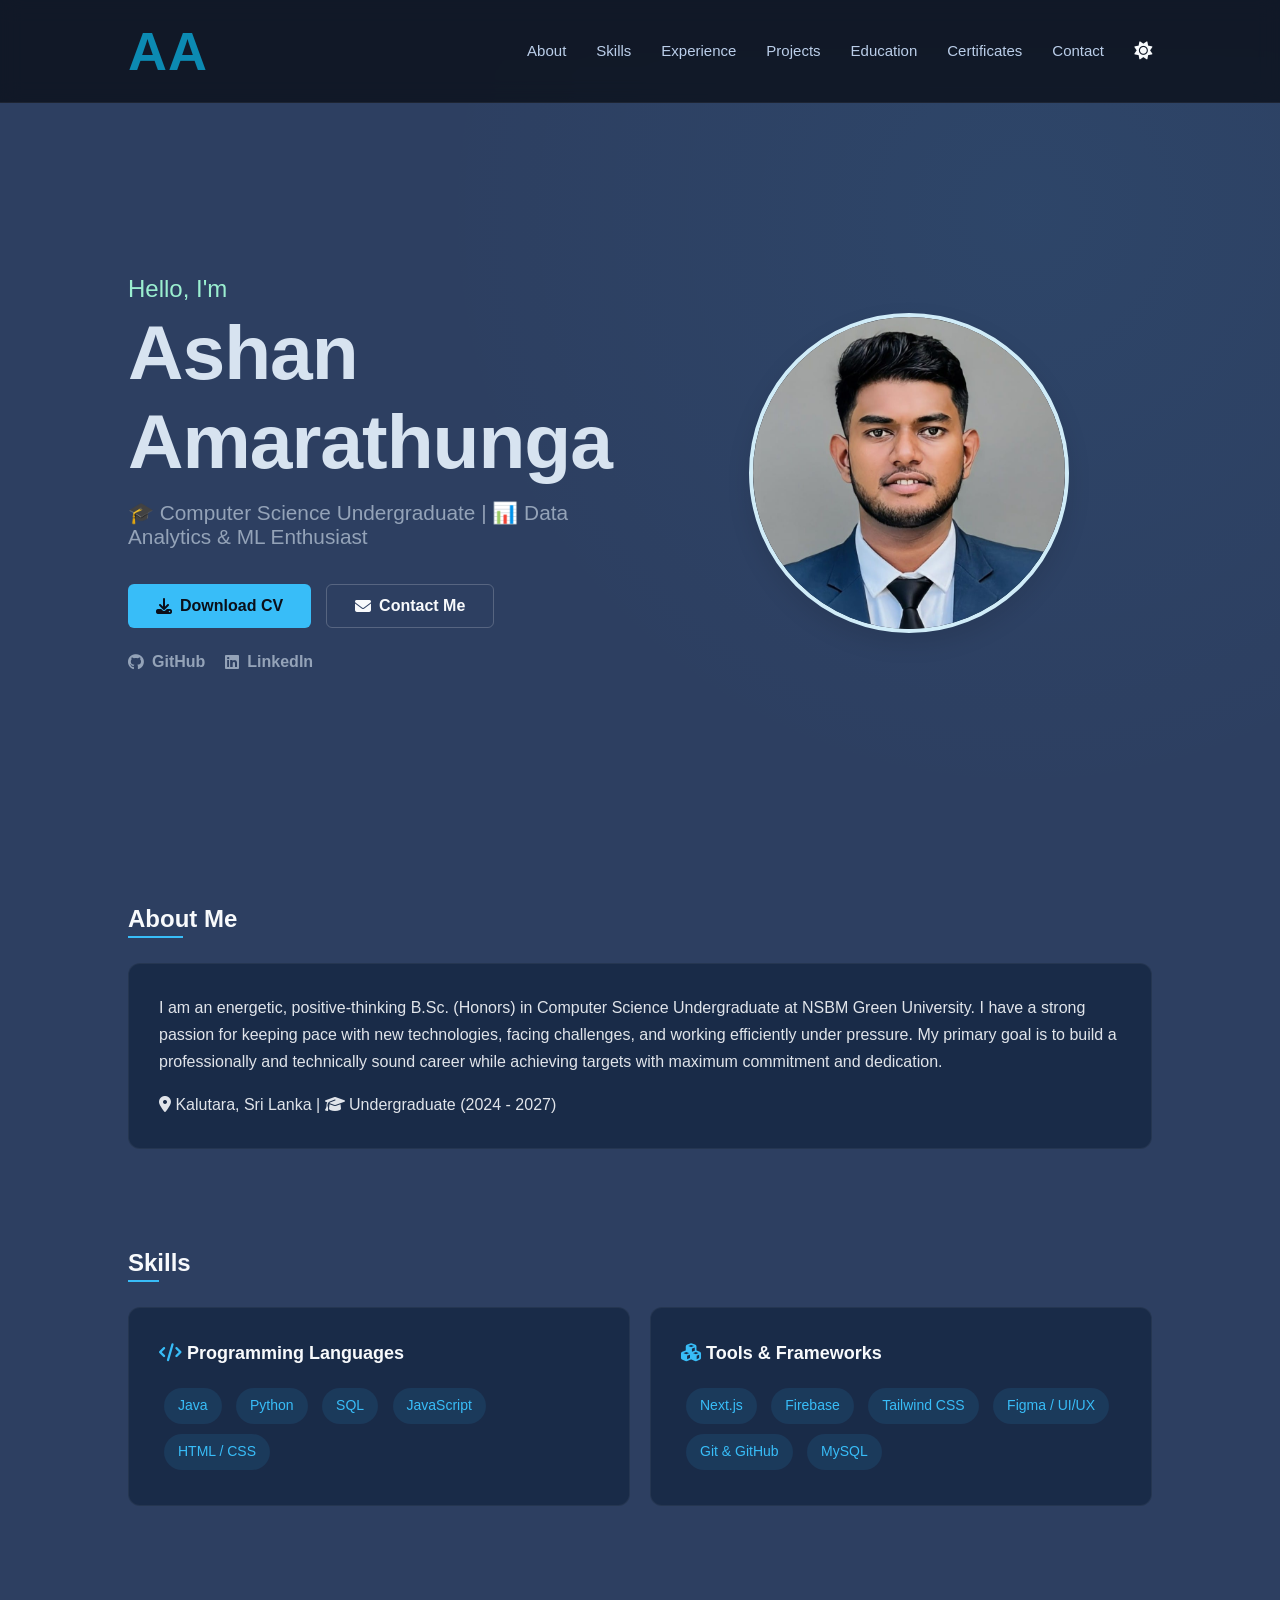
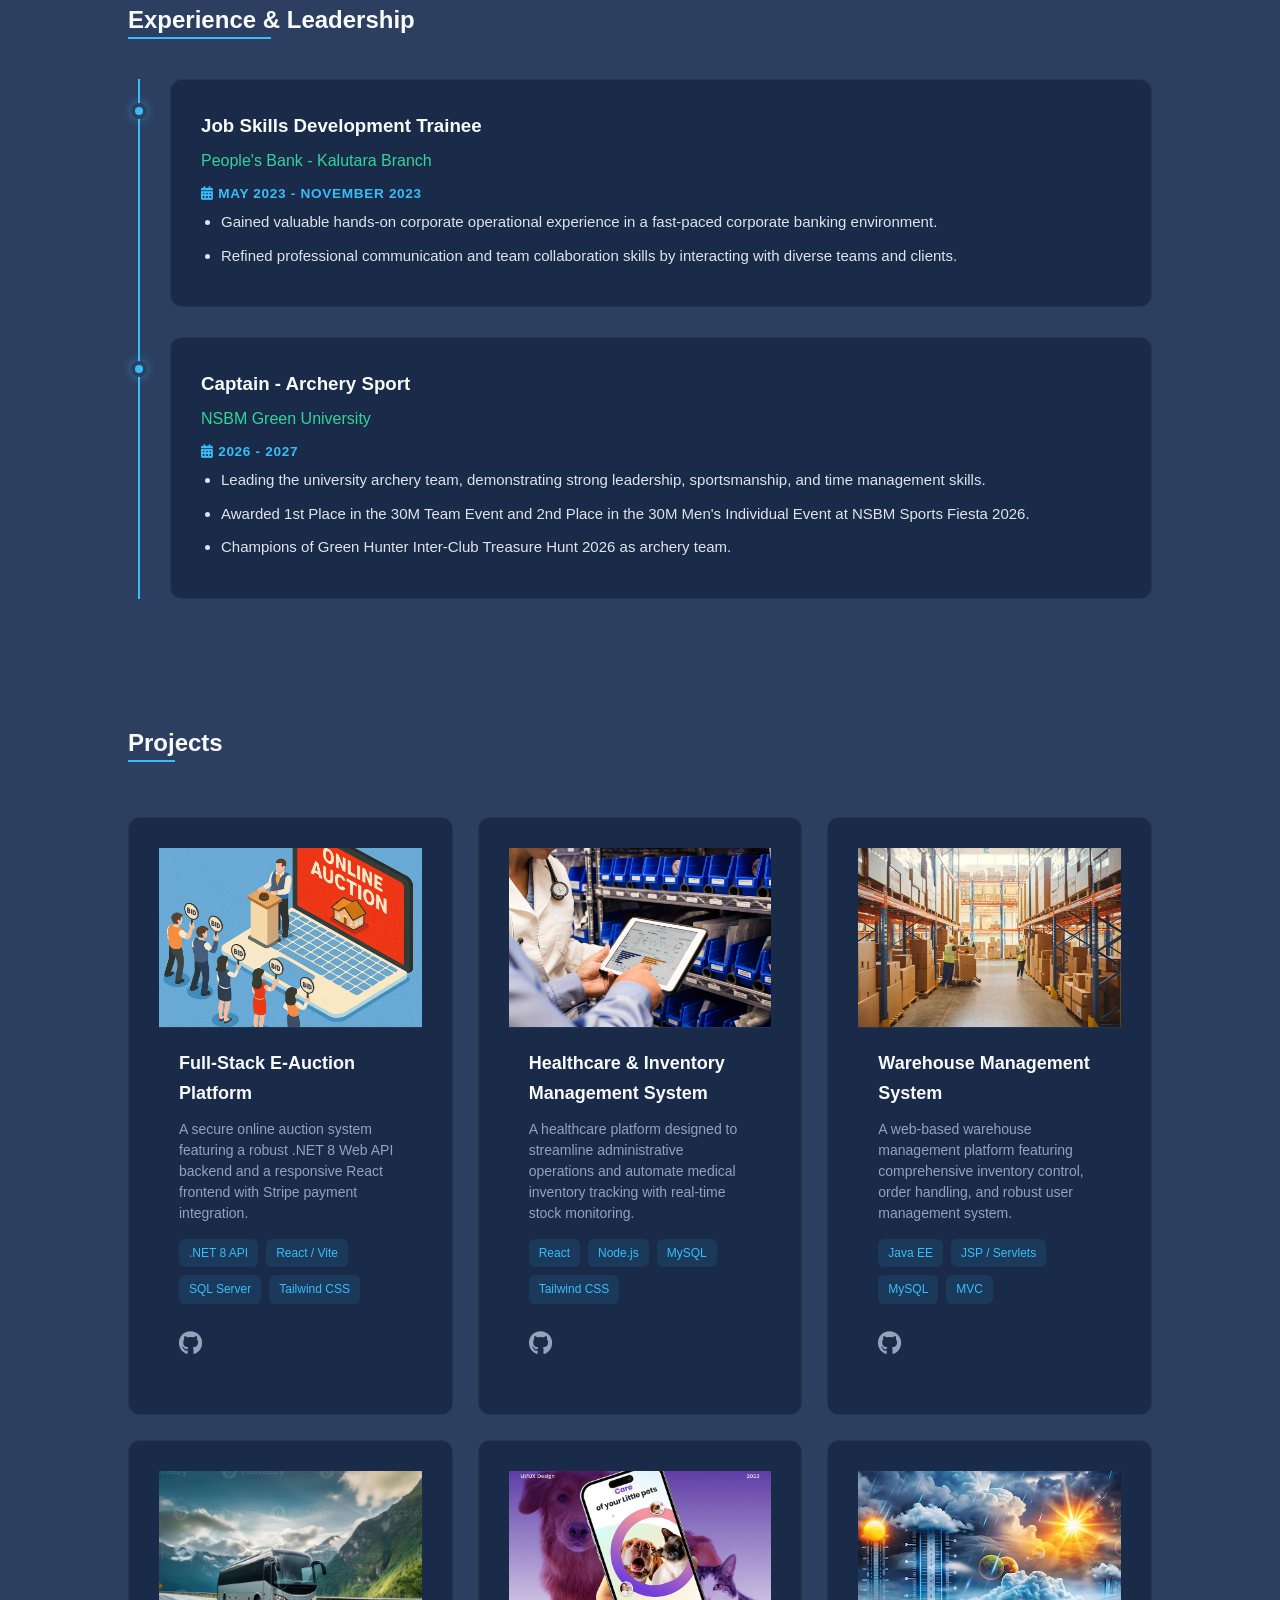
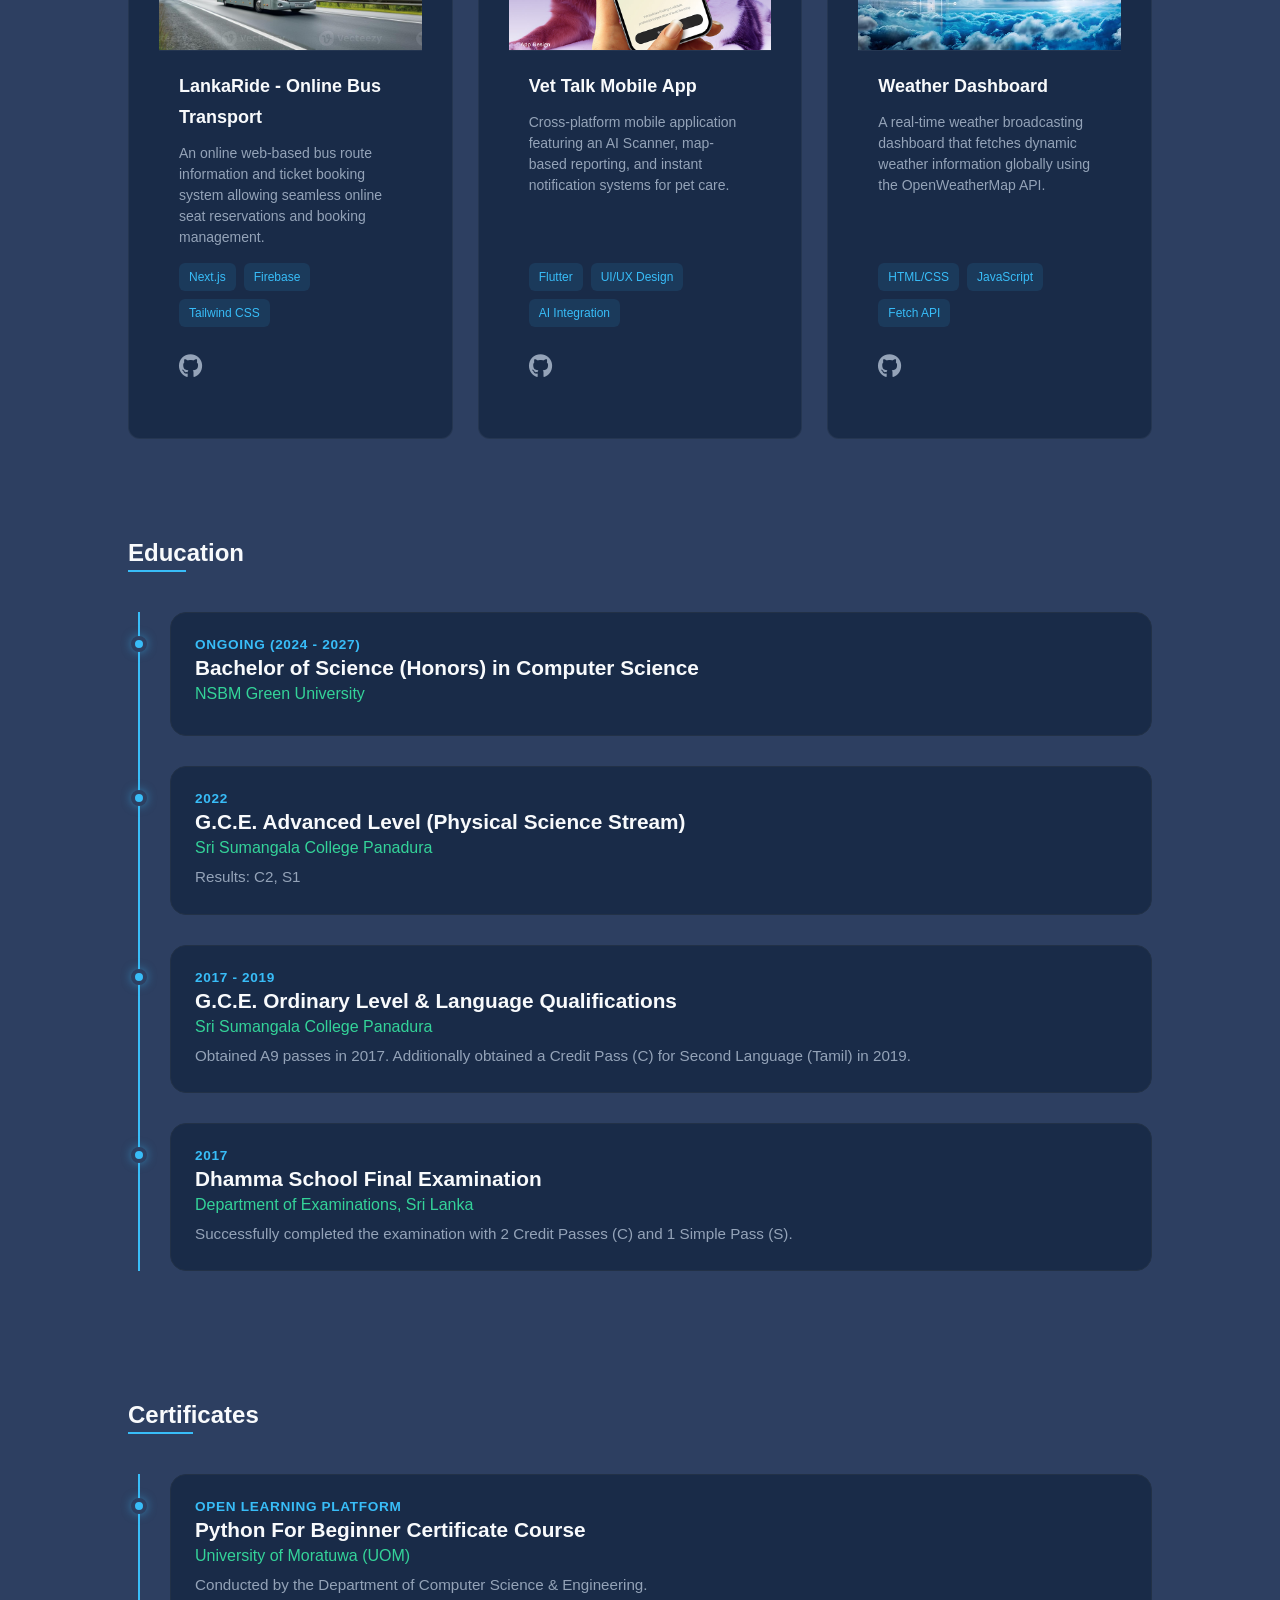
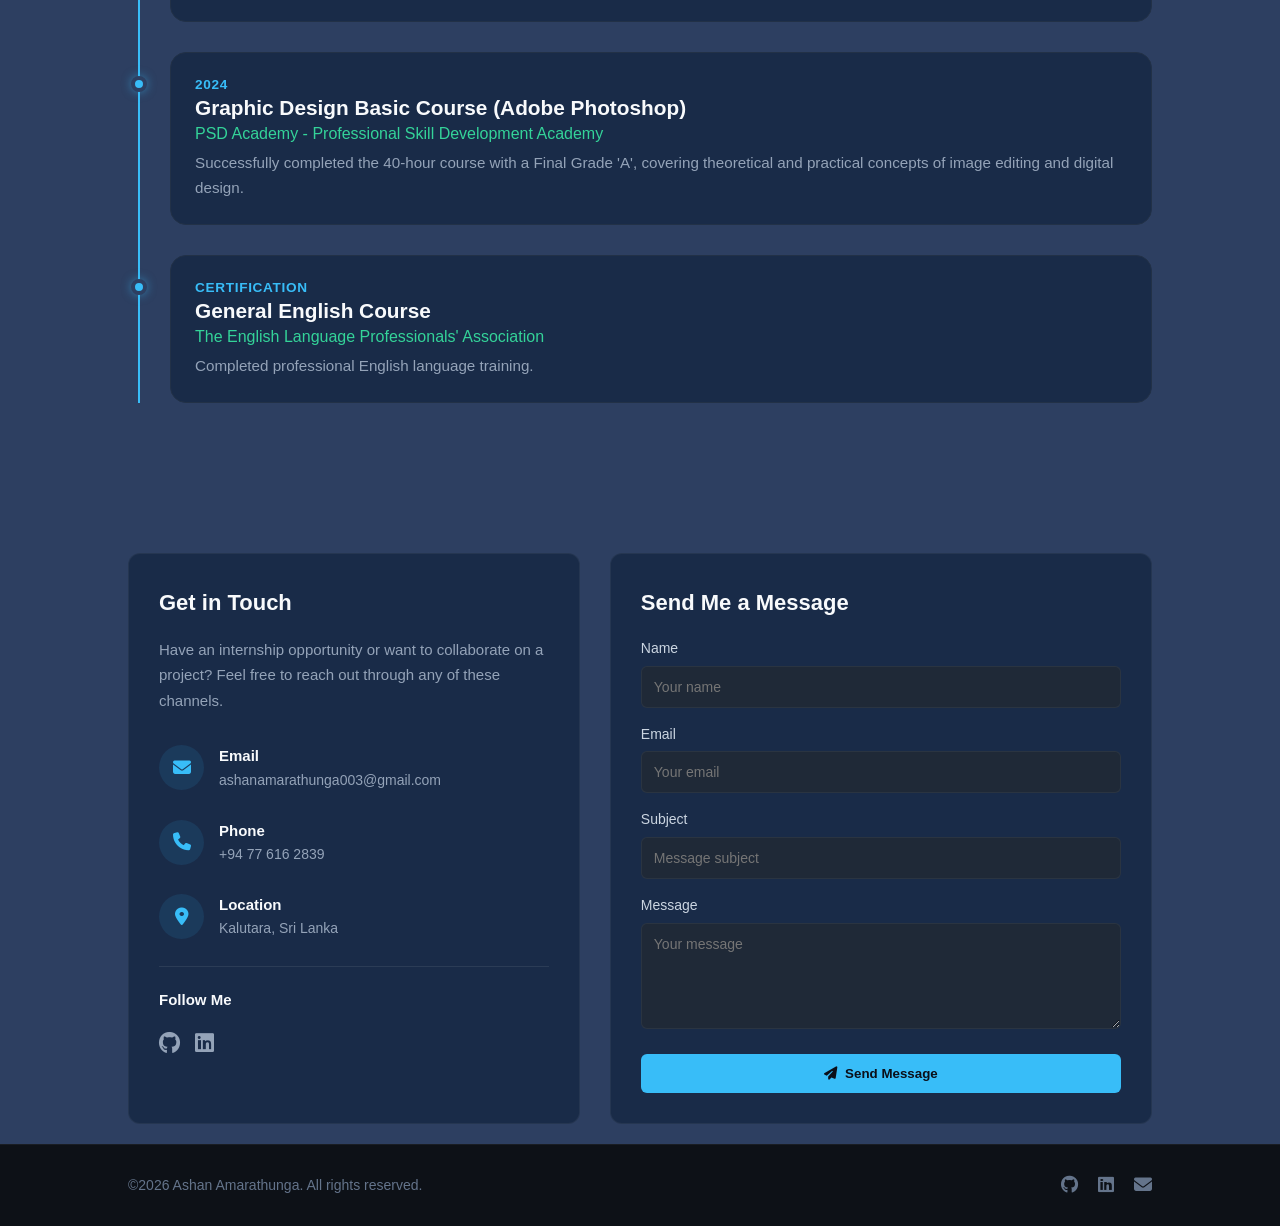
<file: index.html>
<!DOCTYPE html>
<html lang="en">
<head>
    <meta charset="UTF-8">
    <meta name="viewport" content="width=device-width, initial-scale=1.0">
    <title>Ashan Amarathunga | Portfolio</title>
    <link rel="stylesheet" href="style.css">
    <link rel="stylesheet" href="https://cdnjs.cloudflare.com/ajax/libs/font-awesome/6.4.0/css/all.min.css">
</head>
<body>

    <!-- Navigation Bar -->
    <nav class="navbar">
        <div class="logo">AA</div>
        <ul class="nav-links">
            <li><a href="#about">About</a></li>
            <li><a href="#skills">Skills</a></li>
            <li><a href="#experience">Experience</a></li>
            <li><a href="#projects">Projects</a></li>
            <li><a href="#education">Education</a></li>
            <li><a href="#certificates">Certificates</a></li>
            <li><a href="#contact">Contact</a></li>
            <li><button id="theme-toggle" class="theme-btn"><i class="fa-solid fa-sun"></i></button></li>
        </ul>
    </nav>

    <!-- Hero Section -->
    <header class="hero">
        <div class="hero-container">
            <div class="hero-text">
                <h5>Hello, I'm</h5>
                <h1>Ashan Amarathunga</h1>
                <p class="subtitle">🎓 Computer Science Undergraduate | 📊 Data Analytics & ML Enthusiast</p>
                <div class="cta-group">
                    <a href="https://drive.google.com/uc?export=download&id=1a0ve1MEJ-4GpSPRTtN8eu5iHGEMrnmkC" class="btn btn-primary"><i class="fa-solid fa-download"></i> Download CV</a>
                    <a href="#contact" class="btn btn-secondary"><i class="fa-solid fa-envelope"></i> Contact Me</a>
                </div>
                <div class="social-icons">
                    <a href="https://github.com/ANAmarathunga" target="_blank"><i class="fa-brands fa-github"></i> GitHub</a>
                    <a href="https://www.linkedin.com/in/ashan-amarathunga-0b4b4036a/" target="_blank" class="linkedin-link"><i class="fa-brands fa-linkedin"></i> LinkedIn</a>
                </div>
            </div>
            <div class="hero-image-area">
                <div class="profile-circle">
                    <img src="profile.jpg" alt="Ashan Amarathunga">
                </div>
            </div>
        </div>
    </header>

    <!-- About Me Section -->
    <section id="about" class="section">
        <h2 class="section-title">About Me</h2>
        <div class="card">
            <p>I am an energetic, positive-thinking B.Sc. (Honors) in Computer Science Undergraduate at NSBM Green University. I have a strong passion for keeping pace with new technologies, facing challenges, and working efficiently under pressure. My primary goal is to build a professionally and technically sound career while achieving targets with maximum commitment and dedication.</p>
            <p style="margin-top: 15px;"><i class="fa-solid fa-location-dot"></i> Kalutara, Sri Lanka | <i class="fa-solid fa-graduation-cap"></i> Undergraduate (2024 - 2027)</p>
        </div>
    </section>

    <!-- Skills Section -->
    <section id="skills" class="section">
        <h2 class="section-title">Skills</h2>
        <div class="skills-grid">
            <div class="card">
                <h3><i class="fa-solid fa-code"></i> Programming Languages</h3>
                <div class="skill-tag">Java</div>
                <div class="skill-tag">Python</div>
                <div class="skill-tag">SQL</div>
                <div class="skill-tag">JavaScript</div>
                <div class="skill-tag">HTML / CSS</div>
            </div>
            <div class="card">
                <h3><i class="fa-solid fa-cubes"></i> Tools & Frameworks</h3>
                <div class="skill-tag">Next.js</div>
                <div class="skill-tag">Firebase</div>
                <div class="skill-tag">Tailwind CSS</div>
                <div class="skill-tag">Figma / UI/UX</div>
                <div class="skill-tag">Git & GitHub</div>
                <div class="skill-tag">MySQL</div>
            </div>
        </div>
    </section>

    <!-- Work Experience Section -->
    <section id="experience" class="section">
        <h2 class="section-title">Experience & Leadership</h2>
        <div class="timeline">
            
            <div class="timeline-item">
                <div class="timeline-dot"></div>
                <div class="card timeline-card">
                    <h3>Job Skills Development Trainee</h3>
                    <h4>People's Bank - Kalutara Branch</h4>
                    <span class="timeline-date"><i class="fa-solid fa-calendar-days"></i> May 2023 - November 2023</span>
                    <ul>
                        <li>Gained valuable hands-on corporate operational experience in a fast-paced corporate banking environment.</li>
                        <li>Refined professional communication and team collaboration skills by interacting with diverse teams and clients.</li>
                    </ul>
                </div>
            </div>

            <div class="timeline-item">
                <div class="timeline-dot"></div>
                <div class="card timeline-card">
                    <h3>Captain - Archery Sport</h3>
                    <h4>NSBM Green University</h4>
                    <span class="timeline-date"><i class="fa-solid fa-calendar-days"></i> 2026 - 2027</span>
                    <ul>
                        <li>Leading the university archery team, demonstrating strong leadership, sportsmanship, and time management skills.</li>
                        <li>Awarded 1st Place in the 30M Team Event and 2nd Place in the 30M Men's Individual Event at NSBM Sports Fiesta 2026.</li>
                        <li>Champions of Green Hunter Inter-Club Treasure Hunt 2026 as archery team.</li>
                    </ul>
                </div>
            </div>

        </div>
    </section>

    <!-- Projects Section -->
    <section id="projects" class="section">
        <h2 class="section-title">Projects</h2>
        <div class="projects-grid">
            
            <div class="project-card card">
                <div class="project-image-container">
                    <img src="online-auction.jpg" alt="E-Auction Platform" class="project-img">
                </div>
                <div class="project-info">
                    <h3>Full-Stack E-Auction Platform</h3>
                    <p>A secure online auction system featuring a robust .NET 8 Web API backend and a responsive React frontend with Stripe payment integration.</p>
                    <div class="project-tags">
                        <span>.NET 8 API</span>
                        <span>React / Vite</span>
                        <span>SQL Server</span>
                        <span>Tailwind CSS</span>
                    </div>
                    <div class="project-footer-link">
                        <a href="https://github.com/ANAmarathunga/auction.git" target="_blank" class="github-icon-link" title="View Code">
                            <i class="fa-brands fa-github"></i>
                        </a>
                    </div>
                </div>
            </div>

            <div class="project-card card">
                <div class="project-image-container">
                    <img src="Healthcare & Inventry MS.jpg" alt="Healthcare System" class="project-img">
                </div>
                <div class="project-info">
                    <h3>Healthcare & Inventory Management System</h3>
                    <p>A healthcare platform designed to streamline administrative operations and automate medical inventory tracking with real-time stock monitoring.</p>
                    <div class="project-tags">
                        <span>React</span>
                        <span>Node.js</span>
                        <span>MySQL</span>
                        <span>Tailwind CSS</span>
                    </div>
                    <div class="project-footer-link">
                        <a href="https://github.com/ANAmarathunga/Healthcare-Inventory-Management-System.git" target="_blank" class="github-icon-link" title="View Code">
                            <i class="fa-brands fa-github"></i>
                        </a>
                    </div>
                </div>
            </div>

            <div class="project-card card">
                <div class="project-image-container">
                    <img src="Wearhouse MS.jpg" alt="Warehouse System" class="project-img">
                </div>
                <div class="project-info">
                    <h3>Warehouse Management System</h3>
                    <p>A web-based warehouse management platform featuring comprehensive inventory control, order handling, and robust user management system.</p>
                    <div class="project-tags">
                        <span>Java EE</span>
                        <span>JSP / Servlets</span>
                        <span>MySQL</span>
                        <span>MVC</span>
                    </div>
                    <div class="project-footer-link">
                        <a href="https://github.com/ANAmarathunga/Warehouse-Management-Systems.git" target="_blank" class="github-icon-link" title="View Code">
                            <i class="fa-brands fa-github"></i>
                        </a>
                    </div>
                </div>
            </div>

            <div class="project-card card">
                <div class="project-image-container">
                    <img src="Online Bus Transport.jpg" alt="LankaRide Bus System" class="project-img">
                </div>
                <div class="project-info">
                    <h3>LankaRide - Online Bus Transport</h3>
                    <p>An online web-based bus route information and ticket booking system allowing seamless online seat reservations and booking management.</p>
                    <div class="project-tags">
                        <span>Next.js</span>
                        <span>Firebase</span>
                        <span>Tailwind CSS</span>
                    </div>
                    <div class="project-footer-link">
                        <a href="https://github.com/JayWanasinghe11/bus-system-main.git" target="_blank" class="github-icon-link" title="View Code">
                            <i class="fa-brands fa-github"></i>
                        </a>
                    </div>
                </div>
            </div>

            <div class="project-card card">
                <div class="project-image-container">
                    <img src="Vet Talk Mobile App.jpg" alt="Vet Talk Mobile App" class="project-img">
                </div>
                <div class="project-info">
                    <h3>Vet Talk Mobile App</h3>
                    <p>Cross-platform mobile application featuring an AI Scanner, map-based reporting, and instant notification systems for pet care.</p>
                    <div class="project-tags">
                        <span>Flutter</span>
                        <span>UI/UX Design</span>
                        <span>AI Integration</span>
                    </div>
                    <div class="project-footer-link">
                        <a href="https://github.com/RandenigamaDMAK/vet-Talk.git" target="_blank" class="github-icon-link" title="View Code">
                            <i class="fa-brands fa-github"></i>
                        </a>
                    </div>
                </div>
            </div>

            <div class="project-card card">
                <div class="project-image-container">
                    <img src="Weather Dashboard.jpg" alt="Weather Dashboard" class="project-img">
                </div>
                <div class="project-info">
                    <h3>Weather Dashboard</h3>
                    <p>A real-time weather broadcasting dashboard that fetches dynamic weather information globally using the OpenWeatherMap API.</p>
                    <div class="project-tags">
                        <span>HTML/CSS</span>
                        <span>JavaScript</span>
                        <span>Fetch API</span>
                    </div>
                    <div class="project-footer-link">
                        <a href="https://github.com/ANAmarathunga/Weather-Dashboard.git" target="_blank" class="github-icon-link" title="View Code">
                            <i class="fa-brands fa-github"></i>
                        </a>
                    </div>
                </div>
            </div>

        </div>
    </section>

    <!-- Education Section -->
    <section id="education" class="education-section">
        <div class="edu-container">
            <h2 class="section-title">Education</h2>
            <div class="timeline">
                
                <div class="timeline-item">
                    <div class="timeline-dot"></div>
                    <div class="timeline-content">
                        <span class="timeline-date">Ongoing (2024 - 2027)</span>
                        <h3>Bachelor of Science (Honors) in Computer Science</h3>
                        <h4>NSBM Green University</h4>
                    </div>
                </div>

                <div class="timeline-item">
                    <div class="timeline-dot"></div>
                    <div class="timeline-content">
                        <span class="timeline-date">2022</span>
                        <h3>G.C.E. Advanced Level (Physical Science Stream)</h3>
                        <h4>Sri Sumangala College Panadura</h4>
                        <p>Results: C2, S1</p>
                    </div>
                </div>

                <div class="timeline-item">
                    <div class="timeline-dot"></div>
                    <div class="timeline-content">
                        <span class="timeline-date">2017 - 2019</span>
                        <h3>G.C.E. Ordinary Level & Language Qualifications</h3>
                        <h4>Sri Sumangala College Panadura</h4>
                        <p>Obtained A9 passes in 2017. Additionally obtained a Credit Pass (C) for Second Language (Tamil) in 2019.</p>
                    </div>
                </div>

                <div class="timeline-item">
                    <div class="timeline-dot"></div>
                    <div class="timeline-content">
                        <span class="timeline-date">2017</span>
                        <h3>Dhamma School Final Examination</h3>
                        <h4>Department of Examinations, Sri Lanka</h4>
                        <p>Successfully completed the examination with 2 Credit Passes (C) and 1 Simple Pass (S).</p>
                    </div>
                </div>

            </div>
        </div>
    </section>

    <!-- Certificates Section -->
    <section id="certificates" class="section">
        <h2 class="section-title">Certificates</h2>
        <div class="timeline">

            <div class="timeline-item">
                <div class="timeline-dot"></div>
                <div class="timeline-content">
                    <span class="timeline-date">Open Learning Platform</span>
                    <h3>Python For Beginner Certificate Course</h3>
                    <h4>University of Moratuwa (UOM)</h4>
                    <p>Conducted by the Department of Computer Science & Engineering.</p>
                </div>
            </div>

            <div class="timeline-item">
                <div class="timeline-dot"></div>
                <div class="timeline-content">
                    <span class="timeline-date">2024</span>
                    <h3>Graphic Design Basic Course (Adobe Photoshop)</h3>
                    <h4>PSD Academy - Professional Skill Development Academy</h4>
                    <p>Successfully completed the 40-hour course with a Final Grade 'A', covering theoretical and practical concepts of image editing and digital design.</p>
                </div>
            </div>

            <div class="timeline-item">
                <div class="timeline-dot"></div>
                <div class="timeline-content">
                    <span class="timeline-date">Certification</span>
                    <h3>General English Course</h3>
                    <h4>The English Language Professionals' Association</h4>
                    <p>Completed professional English language training.</p>
                </div>
            </div>

        </div>
    </section>

    <!-- Contact Section -->
    <section id="contact" class="section">
        <div class="contact-container">
            
            <div class="contact-info-card card">
                <h3>Get in Touch</h3>
                <p class="contact-desc">Have an internship opportunity or want to collaborate on a project? Feel free to reach out through any of these channels.</p>
                
                <div class="contact-details">
                    <div class="contact-item">
                        <div class="icon-box"><i class="fa-solid fa-envelope"></i></div>
                        <div>
                            <h4>Email</h4>
                            <p>ashanamarathunga003@gmail.com</p>
                        </div>
                    </div>
                    <div class="contact-item">
                        <div class="icon-box"><i class="fa-solid fa-phone"></i></div>
                        <div>
                            <h4>Phone</h4>
                            <p>+94 77 616 2839</p>
                        </div>
                    </div>
                    <div class="contact-item">
                        <div class="icon-box"><i class="fa-solid fa-location-dot"></i></div>
                        <div>
                            <h4>Location</h4>
                            <p>Kalutara, Sri Lanka</p>
                        </div>
                    </div>
                </div>
                
                <hr class="contact-divider">
                
                <div class="contact-follow">
                    <h4>Follow Me</h4>
                    <div class="follow-icons">
                        <a href="https://github.com/ANAmarathunga" target="_blank"><i class="fa-brands fa-github"></i></a>
                        <a href="https://www.linkedin.com/in/ashan-amarathunga-0b4b4036a/" target="_blank"><i class="fa-brands fa-linkedin"></i></a>
                    </div>
                </div>
            </div>

            <div class="contact-form-card card">
                <h3>Send Me a Message</h3>
                <form action="https://formspree.io/f/mlgybdao" method="POST" class="contact-form">
                    <div class="form-group">
                        <label>Name</label>
                        <input type="text" name="name" placeholder="Your name" required>
                    </div>
                    <div class="form-group">
                        <label>Email</label>
                        <input type="email" name="_replyto" placeholder="Your email" required>
                    </div>
                    <div class="form-group">
                        <label>Subject</label>
                        <input type="text" name="subject" placeholder="Message subject" required>
                    </div>
                    <div class="form-group">
                        <label>Message</label>
                        <textarea rows="5" name="message" placeholder="Your message" required></textarea>
                    </div>
                    <button type="submit" class="btn btn-primary form-submit-btn"><i class="fa-solid fa-paper-plane"></i> Send Message</button>
                </form>
            </div>

        </div>
    </section>

    <!-- Footer Section -->
    <footer>
        <div class="footer-container">
            <p class="copyright-text">©2026 Ashan Amarathunga. All rights reserved.</p>
            <div class="footer-icons">
                <a href="https://github.com/ANAmarathunga" target="_blank" title="GitHub"><i class="fa-brands fa-github"></i></a>
                <a href="https://www.linkedin.com/in/ashan-amarathunga-0b4b4036a/" target="_blank" title="LinkedIn"><i class="fa-brands fa-linkedin"></i></a>
                <a href="#contact" title="Email"><i class="fa-solid fa-envelope"></i></a>
            </div>
        </div>
    </footer>

    <!-- Theme Switching Logic -->
    <script>
        const themeToggle = document.getElementById('theme-toggle');
        const icon = themeToggle.querySelector('i');

        themeToggle.addEventListener('click', () => {
            document.body.classList.toggle('light-mode');
            if (document.body.classList.contains('light-mode')) {
                icon.className = 'fa-solid fa-moon';
            } else {
                icon.className = 'fa-solid fa-sun';
            }
        });
    </script>

</body>
</html>
</file>
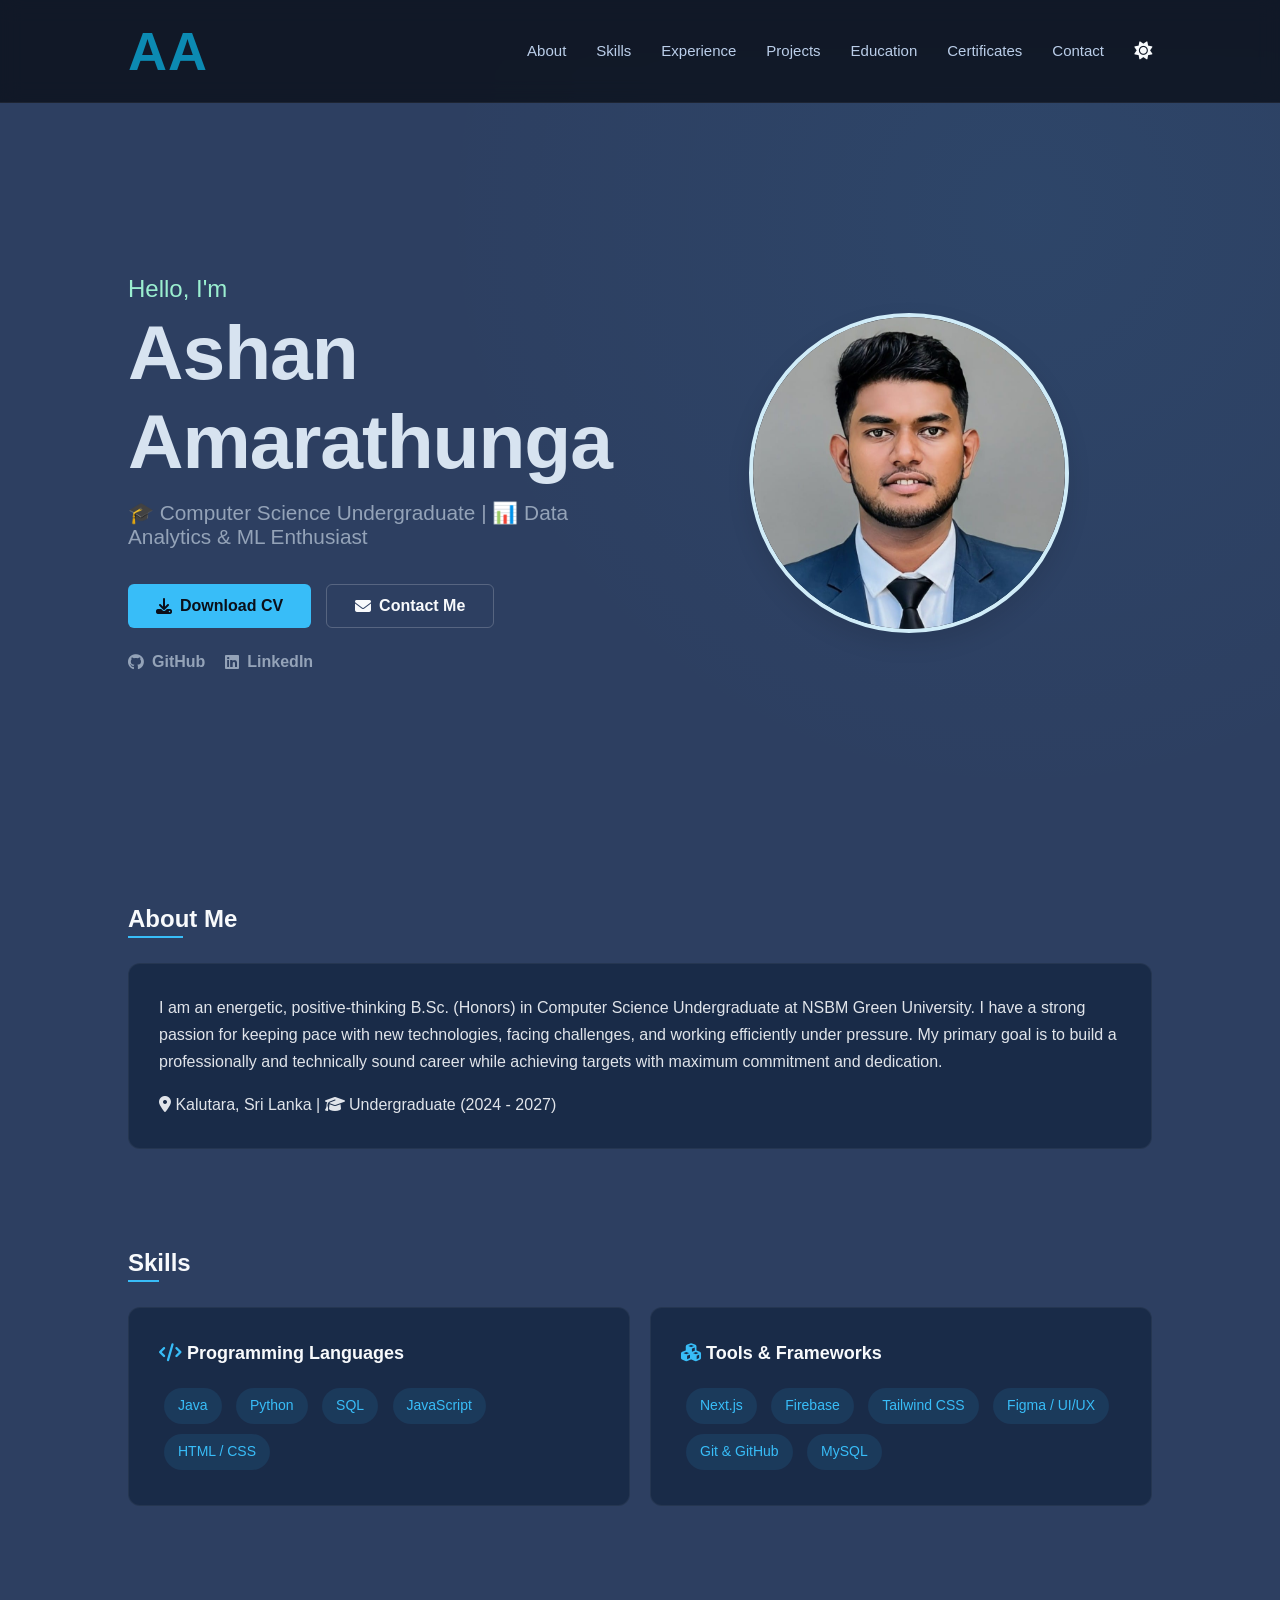
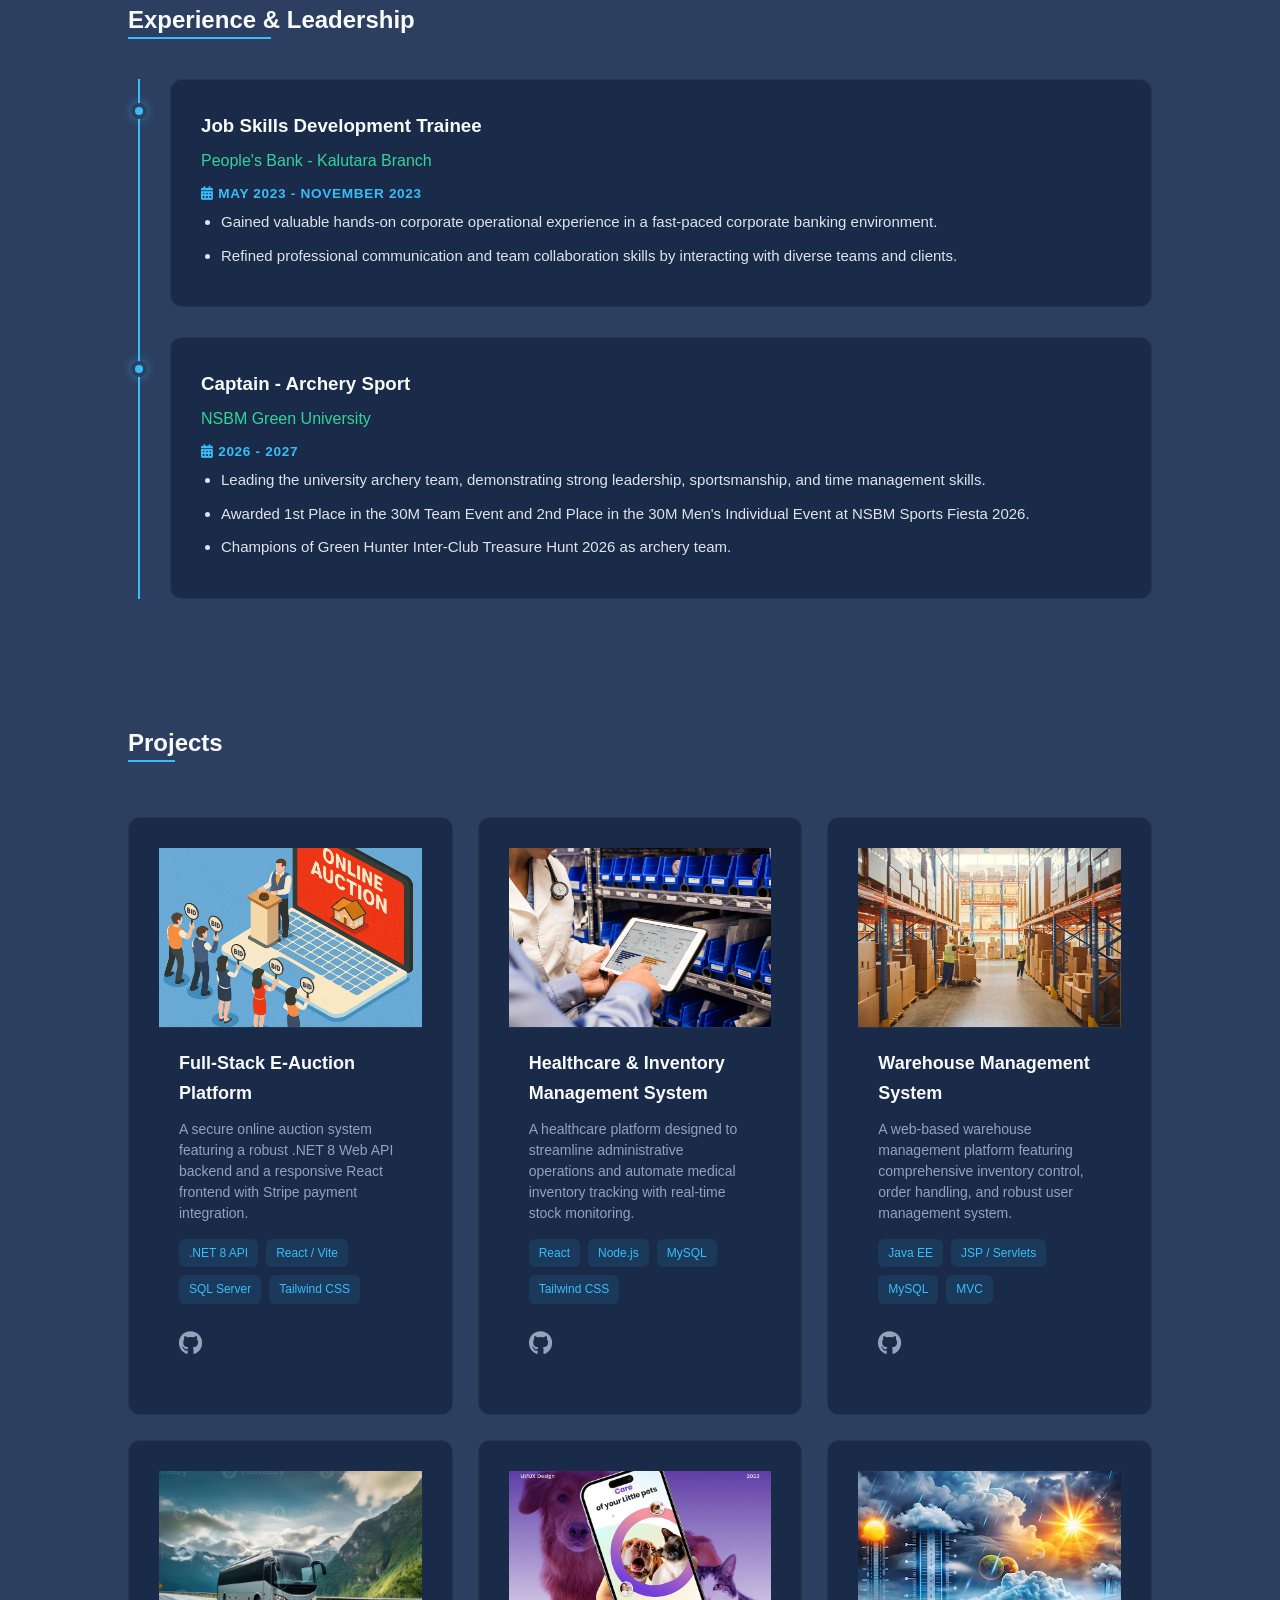
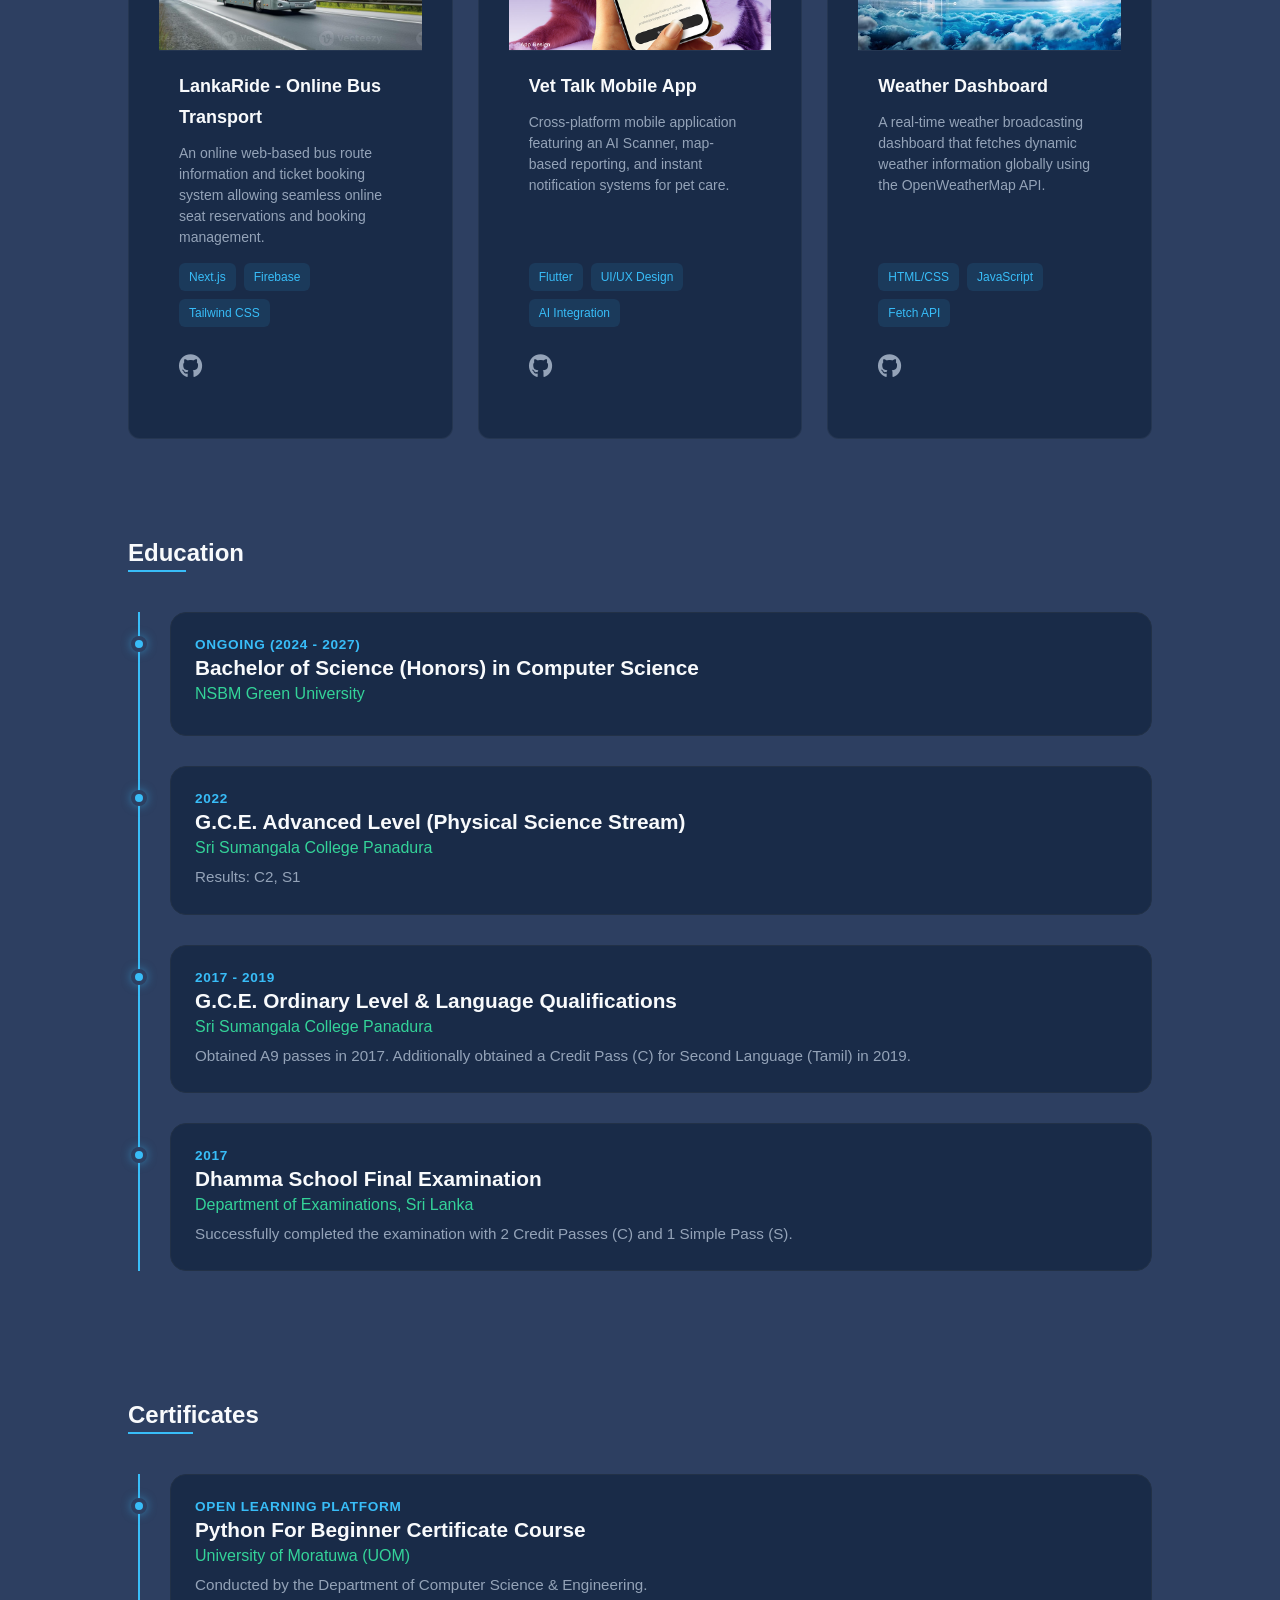
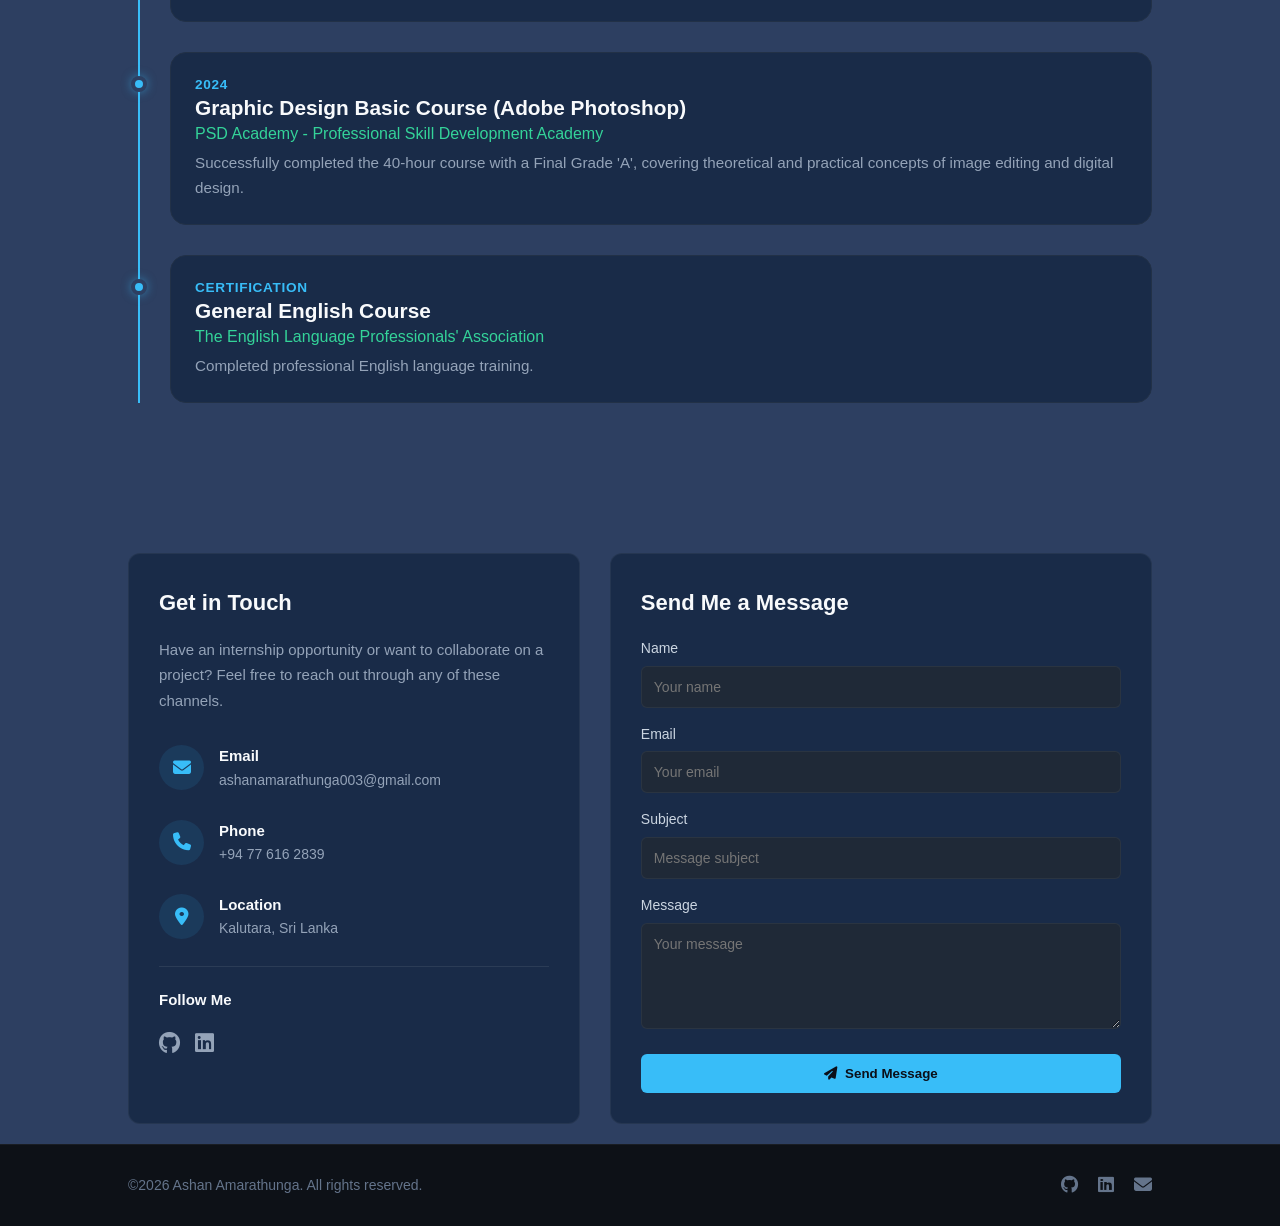
<file: 5. My Portfolio/index.html>
<!DOCTYPE html>
<html lang="en">
<head>
    <meta charset="UTF-8">
    <meta name="viewport" content="width=device-width, initial-scale=1.0">
    <title>Ashan Amarathunga | Portfolio</title>
    <link rel="stylesheet" href="style.css">
    <link rel="stylesheet" href="https://cdnjs.cloudflare.com/ajax/libs/font-awesome/6.4.0/css/all.min.css">
</head>
<body>

    <!-- Navigation Bar -->
    <nav class="navbar">
        <div class="logo">AA</div>
        <ul class="nav-links">
            <li><a href="#about">About</a></li>
            <li><a href="#skills">Skills</a></li>
            <li><a href="#experience">Experience</a></li>
            <li><a href="#projects">Projects</a></li>
            <li><a href="#education">Education</a></li>
            <li><a href="#certificates">Certificates</a></li>
            <li><a href="#contact">Contact</a></li>
            <li><button id="theme-toggle" class="theme-btn"><i class="fa-solid fa-sun"></i></button></li>
        </ul>
    </nav>

    <!-- Hero Section -->
    <header class="hero">
        <div class="hero-container">
            <div class="hero-text">
                <h5>Hello, I'm</h5>
                <h1>Ashan Amarathunga</h1>
                <p class="subtitle">🎓 Computer Science Undergraduate | 📊 Data Analytics & ML Enthusiast</p>
                <div class="cta-group">
                    <a href="https://drive.google.com/uc?export=download&id=1a0ve1MEJ-4GpSPRTtN8eu5iHGEMrnmkC" class="btn btn-primary"><i class="fa-solid fa-download"></i> Download CV</a>
                    <a href="#contact" class="btn btn-secondary"><i class="fa-solid fa-envelope"></i> Contact Me</a>
                </div>
                <div class="social-icons">
                    <a href="https://github.com/ANAmarathunga" target="_blank"><i class="fa-brands fa-github"></i> GitHub</a>
                    <a href="https://www.linkedin.com/in/ashan-amarathunga-0b4b4036a/" target="_blank" class="linkedin-link"><i class="fa-brands fa-linkedin"></i> LinkedIn</a>
                </div>
            </div>
            <div class="hero-image-area">
                <div class="profile-circle">
                    <img src="profile.jpg" alt="Ashan Amarathunga">
                </div>
            </div>
        </div>
    </header>

    <!-- About Me Section -->
    <section id="about" class="section">
        <h2 class="section-title">About Me</h2>
        <div class="card">
            <p>I am an energetic, positive-thinking B.Sc. (Honors) in Computer Science Undergraduate at NSBM Green University. I have a strong passion for keeping pace with new technologies, facing challenges, and working efficiently under pressure. My primary goal is to build a professionally and technically sound career while achieving targets with maximum commitment and dedication.</p>
            <p style="margin-top: 15px;"><i class="fa-solid fa-location-dot"></i> Kalutara, Sri Lanka | <i class="fa-solid fa-graduation-cap"></i> Undergraduate (2024 - 2027)</p>
        </div>
    </section>

    <!-- Skills Section -->
    <section id="skills" class="section">
        <h2 class="section-title">Skills</h2>
        <div class="skills-grid">
            <div class="card">
                <h3><i class="fa-solid fa-code"></i> Programming Languages</h3>
                <div class="skill-tag">Java</div>
                <div class="skill-tag">Python</div>
                <div class="skill-tag">SQL</div>
                <div class="skill-tag">JavaScript</div>
                <div class="skill-tag">HTML / CSS</div>
            </div>
            <div class="card">
                <h3><i class="fa-solid fa-cubes"></i> Tools & Frameworks</h3>
                <div class="skill-tag">Next.js</div>
                <div class="skill-tag">Firebase</div>
                <div class="skill-tag">Tailwind CSS</div>
                <div class="skill-tag">Figma / UI/UX</div>
                <div class="skill-tag">Git & GitHub</div>
                <div class="skill-tag">MySQL</div>
            </div>
        </div>
    </section>

    <!-- Work Experience Section -->
    <section id="experience" class="section">
        <h2 class="section-title">Experience & Leadership</h2>
        <div class="timeline">
            
            <div class="timeline-item">
                <div class="timeline-dot"></div>
                <div class="card timeline-card">
                    <h3>Job Skills Development Trainee</h3>
                    <h4>People's Bank - Kalutara Branch</h4>
                    <span class="timeline-date"><i class="fa-solid fa-calendar-days"></i> May 2023 - November 2023</span>
                    <ul>
                        <li>Gained valuable hands-on corporate operational experience in a fast-paced corporate banking environment.</li>
                        <li>Refined professional communication and team collaboration skills by interacting with diverse teams and clients.</li>
                    </ul>
                </div>
            </div>

            <div class="timeline-item">
                <div class="timeline-dot"></div>
                <div class="card timeline-card">
                    <h3>Captain - Archery Sport</h3>
                    <h4>NSBM Green University</h4>
                    <span class="timeline-date"><i class="fa-solid fa-calendar-days"></i> 2026 - 2027</span>
                    <ul>
                        <li>Leading the university archery team, demonstrating strong leadership, sportsmanship, and time management skills.</li>
                        <li>Awarded 1st Place in the 30M Team Event and 2nd Place in the 30M Men's Individual Event at NSBM Sports Fiesta 2026.</li>
                        <li>Champions of Green Hunter Inter-Club Treasure Hunt 2026 as archery team.</li>
                    </ul>
                </div>
            </div>

        </div>
    </section>

    <!-- Projects Section -->
    <section id="projects" class="section">
        <h2 class="section-title">Projects</h2>
        <div class="projects-grid">
            
            <div class="project-card card">
                <div class="project-image-container">
                    <img src="online-auction.jpg" alt="E-Auction Platform" class="project-img">
                </div>
                <div class="project-info">
                    <h3>Full-Stack E-Auction Platform</h3>
                    <p>A secure online auction system featuring a robust .NET 8 Web API backend and a responsive React frontend with Stripe payment integration.</p>
                    <div class="project-tags">
                        <span>.NET 8 API</span>
                        <span>React / Vite</span>
                        <span>SQL Server</span>
                        <span>Tailwind CSS</span>
                    </div>
                    <div class="project-footer-link">
                        <a href="https://github.com/ANAmarathunga/auction.git" target="_blank" class="github-icon-link" title="View Code">
                            <i class="fa-brands fa-github"></i>
                        </a>
                    </div>
                </div>
            </div>

            <div class="project-card card">
                <div class="project-image-container">
                    <img src="Healthcare & Inventry MS.jpg" alt="Healthcare System" class="project-img">
                </div>
                <div class="project-info">
                    <h3>Healthcare & Inventory Management System</h3>
                    <p>A healthcare platform designed to streamline administrative operations and automate medical inventory tracking with real-time stock monitoring.</p>
                    <div class="project-tags">
                        <span>React</span>
                        <span>Node.js</span>
                        <span>MySQL</span>
                        <span>Tailwind CSS</span>
                    </div>
                    <div class="project-footer-link">
                        <a href="https://github.com/ANAmarathunga/Healthcare-Inventory-Management-System.git" target="_blank" class="github-icon-link" title="View Code">
                            <i class="fa-brands fa-github"></i>
                        </a>
                    </div>
                </div>
            </div>

            <div class="project-card card">
                <div class="project-image-container">
                    <img src="Wearhouse MS.jpg" alt="Warehouse System" class="project-img">
                </div>
                <div class="project-info">
                    <h3>Warehouse Management System</h3>
                    <p>A web-based warehouse management platform featuring comprehensive inventory control, order handling, and robust user management system.</p>
                    <div class="project-tags">
                        <span>Java EE</span>
                        <span>JSP / Servlets</span>
                        <span>MySQL</span>
                        <span>MVC</span>
                    </div>
                    <div class="project-footer-link">
                        <a href="https://github.com/ANAmarathunga/Warehouse-Management-Systems.git" target="_blank" class="github-icon-link" title="View Code">
                            <i class="fa-brands fa-github"></i>
                        </a>
                    </div>
                </div>
            </div>

            <div class="project-card card">
                <div class="project-image-container">
                    <img src="Online Bus Transport.jpg" alt="LankaRide Bus System" class="project-img">
                </div>
                <div class="project-info">
                    <h3>LankaRide - Online Bus Transport</h3>
                    <p>An online web-based bus route information and ticket booking system allowing seamless online seat reservations and booking management.</p>
                    <div class="project-tags">
                        <span>Next.js</span>
                        <span>Firebase</span>
                        <span>Tailwind CSS</span>
                    </div>
                    <div class="project-footer-link">
                        <a href="https://github.com/JayWanasinghe11/bus-system-main.git" target="_blank" class="github-icon-link" title="View Code">
                            <i class="fa-brands fa-github"></i>
                        </a>
                    </div>
                </div>
            </div>

            <div class="project-card card">
                <div class="project-image-container">
                    <img src="Vet Talk Mobile App.jpg" alt="Vet Talk Mobile App" class="project-img">
                </div>
                <div class="project-info">
                    <h3>Vet Talk Mobile App</h3>
                    <p>Cross-platform mobile application featuring an AI Scanner, map-based reporting, and instant notification systems for pet care.</p>
                    <div class="project-tags">
                        <span>Flutter</span>
                        <span>UI/UX Design</span>
                        <span>AI Integration</span>
                    </div>
                    <div class="project-footer-link">
                        <a href="https://github.com/RandenigamaDMAK/vet-Talk.git" target="_blank" class="github-icon-link" title="View Code">
                            <i class="fa-brands fa-github"></i>
                        </a>
                    </div>
                </div>
            </div>

            <div class="project-card card">
                <div class="project-image-container">
                    <img src="Weather Dashboard.jpg" alt="Weather Dashboard" class="project-img">
                </div>
                <div class="project-info">
                    <h3>Weather Dashboard</h3>
                    <p>A real-time weather broadcasting dashboard that fetches dynamic weather information globally using the OpenWeatherMap API.</p>
                    <div class="project-tags">
                        <span>HTML/CSS</span>
                        <span>JavaScript</span>
                        <span>Fetch API</span>
                    </div>
                    <div class="project-footer-link">
                        <a href="https://github.com/ANAmarathunga/Weather-Dashboard.git" target="_blank" class="github-icon-link" title="View Code">
                            <i class="fa-brands fa-github"></i>
                        </a>
                    </div>
                </div>
            </div>

        </div>
    </section>

    <!-- Education Section -->
    <section id="education" class="education-section">
        <div class="edu-container">
            <h2 class="section-title">Education</h2>
            <div class="timeline">
                
                <div class="timeline-item">
                    <div class="timeline-dot"></div>
                    <div class="timeline-content">
                        <span class="timeline-date">Ongoing (2024 - 2027)</span>
                        <h3>Bachelor of Science (Honors) in Computer Science</h3>
                        <h4>NSBM Green University</h4>
                    </div>
                </div>

                <div class="timeline-item">
                    <div class="timeline-dot"></div>
                    <div class="timeline-content">
                        <span class="timeline-date">2022</span>
                        <h3>G.C.E. Advanced Level (Physical Science Stream)</h3>
                        <h4>Sri Sumangala College Panadura</h4>
                        <p>Results: C2, S1</p>
                    </div>
                </div>

                <div class="timeline-item">
                    <div class="timeline-dot"></div>
                    <div class="timeline-content">
                        <span class="timeline-date">2017 - 2019</span>
                        <h3>G.C.E. Ordinary Level & Language Qualifications</h3>
                        <h4>Sri Sumangala College Panadura</h4>
                        <p>Obtained A9 passes in 2017. Additionally obtained a Credit Pass (C) for Second Language (Tamil) in 2019.</p>
                    </div>
                </div>

                <div class="timeline-item">
                    <div class="timeline-dot"></div>
                    <div class="timeline-content">
                        <span class="timeline-date">2017</span>
                        <h3>Dhamma School Final Examination</h3>
                        <h4>Department of Examinations, Sri Lanka</h4>
                        <p>Successfully completed the examination with 2 Credit Passes (C) and 1 Simple Pass (S).</p>
                    </div>
                </div>

            </div>
        </div>
    </section>

    <!-- Certificates Section -->
    <section id="certificates" class="section">
        <h2 class="section-title">Certificates</h2>
        <div class="timeline">

            <div class="timeline-item">
                <div class="timeline-dot"></div>
                <div class="timeline-content">
                    <span class="timeline-date">Open Learning Platform</span>
                    <h3>Python For Beginner Certificate Course</h3>
                    <h4>University of Moratuwa (UOM)</h4>
                    <p>Conducted by the Department of Computer Science & Engineering.</p>
                </div>
            </div>

            <div class="timeline-item">
                <div class="timeline-dot"></div>
                <div class="timeline-content">
                    <span class="timeline-date">2024</span>
                    <h3>Graphic Design Basic Course (Adobe Photoshop)</h3>
                    <h4>PSD Academy - Professional Skill Development Academy</h4>
                    <p>Successfully completed the 40-hour course with a Final Grade 'A', covering theoretical and practical concepts of image editing and digital design.</p>
                </div>
            </div>

            <div class="timeline-item">
                <div class="timeline-dot"></div>
                <div class="timeline-content">
                    <span class="timeline-date">Certification</span>
                    <h3>General English Course</h3>
                    <h4>The English Language Professionals' Association</h4>
                    <p>Completed professional English language training.</p>
                </div>
            </div>

        </div>
    </section>

    <!-- Contact Section -->
    <section id="contact" class="section">
        <div class="contact-container">
            
            <div class="contact-info-card card">
                <h3>Get in Touch</h3>
                <p class="contact-desc">Have an internship opportunity or want to collaborate on a project? Feel free to reach out through any of these channels.</p>
                
                <div class="contact-details">
                    <div class="contact-item">
                        <div class="icon-box"><i class="fa-solid fa-envelope"></i></div>
                        <div>
                            <h4>Email</h4>
                            <p>ashanamarathunga003@gmail.com</p>
                        </div>
                    </div>
                    <div class="contact-item">
                        <div class="icon-box"><i class="fa-solid fa-phone"></i></div>
                        <div>
                            <h4>Phone</h4>
                            <p>+94 77 616 2839</p>
                        </div>
                    </div>
                    <div class="contact-item">
                        <div class="icon-box"><i class="fa-solid fa-location-dot"></i></div>
                        <div>
                            <h4>Location</h4>
                            <p>Kalutara, Sri Lanka</p>
                        </div>
                    </div>
                </div>
                
                <hr class="contact-divider">
                
                <div class="contact-follow">
                    <h4>Follow Me</h4>
                    <div class="follow-icons">
                        <a href="https://github.com/ANAmarathunga" target="_blank"><i class="fa-brands fa-github"></i></a>
                        <a href="https://www.linkedin.com/in/ashan-amarathunga-0b4b4036a/" target="_blank"><i class="fa-brands fa-linkedin"></i></a>
                    </div>
                </div>
            </div>

            <div class="contact-form-card card">
                <h3>Send Me a Message</h3>
                <form action="https://formspree.io/f/mlgybdao" method="POST" class="contact-form">
                    <div class="form-group">
                        <label>Name</label>
                        <input type="text" name="name" placeholder="Your name" required>
                    </div>
                    <div class="form-group">
                        <label>Email</label>
                        <input type="email" name="_replyto" placeholder="Your email" required>
                    </div>
                    <div class="form-group">
                        <label>Subject</label>
                        <input type="text" name="subject" placeholder="Message subject" required>
                    </div>
                    <div class="form-group">
                        <label>Message</label>
                        <textarea rows="5" name="message" placeholder="Your message" required></textarea>
                    </div>
                    <button type="submit" class="btn btn-primary form-submit-btn"><i class="fa-solid fa-paper-plane"></i> Send Message</button>
                </form>
            </div>

        </div>
    </section>

    <!-- Footer Section -->
    <footer>
        <div class="footer-container">
            <p class="copyright-text">©2026 Ashan Amarathunga. All rights reserved.</p>
            <div class="footer-icons">
                <a href="https://github.com/ANAmarathunga" target="_blank" title="GitHub"><i class="fa-brands fa-github"></i></a>
                <a href="https://www.linkedin.com/in/ashan-amarathunga-0b4b4036a/" target="_blank" title="LinkedIn"><i class="fa-brands fa-linkedin"></i></a>
                <a href="#contact" title="Email"><i class="fa-solid fa-envelope"></i></a>
            </div>
        </div>
    </footer>

    <!-- Theme Switching Logic -->
    <script>
        const themeToggle = document.getElementById('theme-toggle');
        const icon = themeToggle.querySelector('i');

        themeToggle.addEventListener('click', () => {
            document.body.classList.toggle('light-mode');
            if (document.body.classList.contains('light-mode')) {
                icon.className = 'fa-solid fa-moon';
            } else {
                icon.className = 'fa-solid fa-sun';
            }
        });
    </script>

</body>
</html>
</file>
<file: style.css>
/* ==========================================================================
   1. GLOBAL STYLES & VARIABLES
   ========================================================================== */
:root {
    --bg-main: #2d3f61;
    --bg-navbar: rgba(11, 15, 25, 0.8);
    --bg-card: #192b48;
    --bg-project-card: #192b48;
    --bg-timeline-content: #192b48;
    --bg-timeline-hover: #1a293e;
    --bg-profile-circle: #111827;
    --bg-footer: #0d1117;
    --bg-tag: rgba(56, 189, 248, 0.1);
    --bg-input: #1f2937;
    
    --text-main: #e0e4ea;
    --text-title: #f8fafc;
    --text-subtitle: #94a3b8;
    --text-navbar-link: #bbcee9;
    --text-muted: #64748b;
    --text-hero-h1: #d7e3f0;
    --text-hero-h5: #9befd0;
    --text-timeline-h4: #34d399;
    --text-form-label: #cbd5e1;

    --accent-primary: #38bdf8;
    --accent-hover: #0ea5e9;
    --border-color: rgba(255, 255, 255, 0.05);
    --border-timeline: rgba(56, 189, 248, 0.3);
    --border-content: #223147;
    --border-divider: rgba(255, 255, 255, 0.08);
    --profile-border: #d0ecf8;
    
    --btn-secondary-border: rgba(255, 255, 255, 0.2);
    --btn-secondary-text: #f8fafc;
    --btn-secondary-bg: transparent;
    --btn-secondary-hover-bg: rgba(255, 255, 255, 0.05);
}

body.light-mode {
    --bg-main: #d8dee5;
    --bg-navbar: rgba(141, 194, 248, 0.8);
    --bg-card: #ffffff;
    --bg-project-card: #ffffff;
    --bg-timeline-content: #ffffff;
    --bg-timeline-hover: #f1f5f9;
    --bg-profile-circle: #ffffff;
    --bg-footer: #f1f5f9;
    --bg-tag: #e2e8f0;
    --bg-input: #ffffff;
    
    --text-main: #05080e;
    --text-title: #0f172a;
    --text-subtitle: #475569;
    --text-navbar-link: #282c33;
    --text-muted: #94a3b8;
    --text-hero-h1: #0f172a;
    --text-hero-h5: #059669;
    --text-timeline-h4: #0284c7;
    --text-form-label: #475569;

    --accent-primary: #0284c7;
    --accent-hover: #014e75;
    --border-color: rgba(0, 0, 0, 0.06);
    --border-timeline: #cbd5e1;
    --border-content: rgba(0, 0, 0, 0.08);
    --border-divider: rgba(0, 0, 0, 0.08);
    --profile-border: #053176;
    
    --btn-secondary-border: #cbd5e1;
    --btn-secondary-text: #334155;
    --btn-secondary-bg: #ffffff;
    --btn-secondary-hover-bg: #f8fafc;
}

* {
    margin: 0;
    padding: 0;
    box-sizing: border-box;
    font-family: 'Segoe UI', Tahoma, Geneva, Verdana, sans-serif;
    scroll-behavior: smooth;
}

body {
    background-color: var(--bg-main);
    color: var(--text-main);
    overflow-x: hidden;
    transition: background-color 0.3s, color 0.3s;
}

/* ==========================================================================
   2. NAVIGATION BAR
   ========================================================================== */
.navbar {
    display: flex;
    justify-content: space-between;
    align-items: center;
    padding: 20px 10%;
    background-color: var(--bg-navbar);
    backdrop-filter: blur(10px);
    position: fixed;
    width: 100%;
    top: 0;
    z-index: 1000;
    border-bottom: 1px solid var(--border-color);
    transition: background-color 0.3s, border-color 0.3s;
}

.logo {
    font-size: 54px;
    font-weight: bold;
    color: #0c8fb7f6;
    letter-spacing: 1px;
}

.nav-links {
    display: flex;
    list-style: none;
    gap: 30px;
}

.nav-links a {
    color: var(--text-navbar-link);
    text-decoration: none;
    font-size: 15px;
    transition: color 0.3s;
}

.nav-links a:hover {
    color: var(--accent-primary);
}

.theme-btn {
    background: none;
    border: none;
    color: var(--text-title);
    font-size: 18px;
    cursor: pointer;
    transition: transform 0.3s ease, color 0.3s;
    display: flex;
    align-items: center;
}

.theme-btn:hover {
    transform: scale(1.2);
}

/* ==========================================================================
   3. HERO SECTION
   ========================================================================== */
.hero {
    min-height: 85vh;
    display: flex;
    align-items: center;
    padding: 80px 10% 20px;
    background: radial-gradient(circle at 80% 20%, rgba(56, 189, 248, 0.05), transparent 50%);
    margin-top: 60px;
}

.hero-container {
    display: flex;
    justify-content: space-between;
    align-items: center;
    width: 100%;
    max-width: 1200px;
    margin: 0 auto;
    gap: 50px;
}

.hero-text {
    flex: 1;
}

.hero h5 {
    color: var(--text-hero-h5);
    font-size: 24px;
    font-weight: 500;
    transition: color 0.3s;
}

.hero h1 {
    font-size: 4.8rem;
    color: var(--text-hero-h1);
    margin: 5px 0 15px 0;
    font-weight: 800;
    letter-spacing: -1px;
    transition: color 0.3s;
}

.subtitle {
    font-size: 1.3rem;
    color: var(--text-subtitle);
    max-width: 700px;
    margin-bottom: 35px;
    font-weight: 500;
    transition: color 0.3s;
}

.hero-image-area {
    flex: 1;
    display: flex;
    justify-content: center;
    align-items: center;
}

.profile-circle {
    position: relative;
    width: 320px;
    height: 320px;
    border-radius: 50%;
    border: 4px solid var(--profile-border);
    box-shadow: 0 10px 25px rgba(0, 0, 0, 0.1);
    overflow: hidden;
    background-color: var(--bg-profile-circle);
    transition: border-color 0.3s, background-color 0.3s;
}

.profile-circle img {
    width: 100%;
    height: 100%;
    object-fit: cover;
}

.cta-group {
    display: flex;
    gap: 15px;
}

.btn {
    padding: 12px 28px;
    text-decoration: none;
    font-weight: 600;
    border-radius: 6px;
    transition: all 0.3s;
    display: inline-flex;
    align-items: center;
    gap: 8px;
}

.btn-primary {
    background-color: #38bdf8;
    color: #0b0f19;
}

.btn-primary:hover {
    background-color: #0ea5e9;
    transform: translateY(-2px);
}

.btn-secondary {
    border: 1px solid var(--btn-secondary-border);
    color: var(--btn-secondary-text);
    background-color: var(--btn-secondary-bg);
}

.btn-secondary:hover {
    background-color: var(--btn-secondary-hover-bg);
    border-color: var(--accent-primary);
}

.social-icons {
    margin-top: 25px;
    display: flex;
    gap: 20px;
}

.social-icons a {
    color: var(--text-subtitle);
    text-decoration: none;
    font-size: 16px;
    font-weight: 600;
    display: inline-flex;
    align-items: center;
    gap: 8px;
    transition: color 0.3s;
}

.social-icons a:hover {
    color: var(--accent-primary);
}

/* ==========================================================================
   4. SECTIONS & COMMON CARDS
   ========================================================================== */
.section, .education-section {
    padding: 80px 10% 20px;
}

.section-title {
    font-size: 24px;
    color: var(--text-title);
    margin-bottom: 30px;
    position: relative;
    display: inline-block;
    transition: color 0.3s;
}

.section-title::after {
    content: '';
    position: absolute;
    width: 50%;
    height: 2px;
    background-color: var(--accent-primary);
    bottom: -5px;
    left: 0;
}

.card {
    background-color: var(--bg-card);
    border: 1px solid var(--border-color);
    padding: 30px;
    border-radius: 12px;
    line-height: 1.7;
    transition: background-color 0.3s, border-color 0.3s;
}

.skills-grid {
    display: grid;
    grid-template-columns: repeat(auto-fit, minmax(300px, 1fr));
    gap: 20px;
}

.skills-grid h3 {
    color: var(--text-title);
    margin-bottom: 15px;
    font-size: 18px;
    transition: color 0.3s;
}

.skills-grid h3 i {
    color: var(--accent-primary);
}

.skill-tag {
    display: inline-block;
    background-color: var(--bg-tag);
    color: var(--accent-primary);
    padding: 6px 14px;
    border-radius: 20px;
    margin: 5px;
    font-size: 14px;
    font-weight: 500;
    transition: background-color 0.3s, color 0.3s;
}

/* ==========================================================================
   5. PROJECTS SECTION
   ========================================================================== */
.projects-grid {
    display: grid;
    grid-template-columns: repeat(3, 1fr);
    gap: 25px;
    margin-top: 30px;
    width: 100%;
}

.project-card {
    background-color: var(--bg-project-card);
    border: 1px solid var(--border-color);
    border-radius: 12px;
    display: flex;
    flex-direction: column;
    overflow: hidden;
    height: 100%;
    transition: transform 0.3s ease, border-color 0.3s ease, background-color 0.3s;
}

.project-card:hover {
    transform: translateY(-5px);
    border-color: var(--accent-primary);
}

.project-image-container {
    width: 100%;
    height: 180px;
    overflow: hidden;
    border-bottom: 1px solid var(--border-color);
}

.project-img {
    width: 100%;
    height: 100%;
    object-fit: cover;
}

.project-info {
    padding: 20px;
    display: flex;
    flex-direction: column;
    flex-grow: 1;
}

.project-info h3 {
    font-size: 18px;
    color: var(--text-title);
    margin-bottom: 10px;
    transition: color 0.3s;
}

.project-info p {
    font-size: 14px;
    color: var(--text-subtitle);
    line-height: 1.5;
    margin-bottom: 15px;
    flex-grow: 1;
    transition: color 0.3s;
}

.project-tags {
    display: flex;
    flex-wrap: wrap;
    gap: 8px;
    margin-bottom: 20px;
}

.project-tags span {
    background-color: var(--bg-tag);
    color: var(--accent-primary);
    padding: 4px 10px;
    border-radius: 6px;
    font-size: 12px;
    font-weight: 500;
    transition: background-color 0.3s, color 0.3s;
}

.project-footer-link {
    margin-top: auto;
}

.github-icon-link {
    color: var(--text-subtitle);
    font-size: 24px;
    text-decoration: none;
    transition: color 0.3s;
    display: inline-block;
}

.github-icon-link:hover {
    color: var(--accent-primary);
}

/* ==========================================================================
   6. EXPERIENCE, EDUCATION & TIMELINES
   ========================================================================== */
.timeline {
    position: relative;
    border-left: 2px solid var(--accent-primary);
    padding-left: 30px;
    max-width: 1200px;
    margin: 15px 0 0 10px;
    width: auto;
}

.timeline-item {
    position: relative;
    margin-bottom: 30px;
    width: 100%;
}

.timeline-dot {
    position: absolute;
    width: 16px;
    height: 16px;
    background-color: #38bdf8;
    border-radius: 50%;
    left: -39px;
    top: 24px;
    border: 4px solid var(--bg-main);
    box-shadow: 0 0 10px rgba(56, 189, 248, 0.5);
    transition: border-color 0.3s;
    z-index: 10;
}

.timeline-card h3 {
    color: var(--text-title);
    transition: color 0.3s;
}

/* Styled globally to ensure all timeline h4 subtitle/location text turns green */
.timeline-card h4,
.timeline-content h4 {
    color: var(--text-timeline-h4);
    font-weight: 500;
    margin: 5px 0 8px 0;
    transition: color 0.3s;
}

.timeline-date {
    font-size: 0.85rem;
    color: var(--accent-primary);
    font-weight: 600;
    text-transform: uppercase;
    letter-spacing: 0.05em;
    display: block;
    margin-bottom: 4px;
    transition: color 0.3s;
}

.timeline-card ul {
    padding-left: 20px;
}

.timeline-card li {
    margin-bottom: 8px;
    font-size: 15px;
}

.education-section {
    background-color: var(--bg-main);
    color: var(--text-main);
    transition: background-color 0.3s, color 0.3s;
}

.edu-container {
    max-width: 1200px;
    margin: 0;
    padding: 0;
}

.timeline-content {
    background-color: var(--bg-timeline-content);
    border: 1px solid var(--border-content);
    padding: 24px;
    border-radius: 16px;
    transition: all 0.3s ease;
    width: 100%;
    box-sizing: border-box;
}

.timeline-content:hover {
    border-color: var(--accent-primary);
    background-color: var(--bg-timeline-hover);
    transform: translateY(-2px);
}

.timeline-content h3 {
    font-size: 1.3rem;
    margin: 4px 0 4px 0;
    color: var(--text-title);
    font-weight: 600;
}

.timeline-content p {
    font-size: 0.95rem;
    color: var(--text-subtitle);
    line-height: 1.6;
    margin: 0;
}

body.light-mode .card,
body.light-mode .timeline-content {
    background-color: #ffffff;
    border: 1px solid rgba(0, 0, 0, 0.06);
    box-shadow: 0 4px 6px -1px rgba(0, 0, 0, 0.05);
}

body.light-mode .skills-grid h3 {
    color: #0f172a;
}

body.light-mode .skills-grid h3 i {
    color: #0284c7;
}

/* ==========================================================================
   7. CONTACT SECTION
   ========================================================================== */
.contact-container {
    display: grid;
    grid-template-columns: 1fr 1.2fr;
    gap: 30px;
    margin-top: 20px;
}

.contact-info-card h3, .contact-form-card h3, .contact-item h4 {
    color: var(--text-title);
    margin-bottom: 15px;
    font-size: 22px;
    transition: color 0.3s;
}

.contact-item h4 {
    font-size: 15px;
    font-weight: 600;
    margin-bottom: 0;
}

.contact-desc, .contact-item p {
    color: var(--text-subtitle);
    font-size: 15px;
    margin-bottom: 30px;
    transition: color 0.3s;
}

.contact-item p {
    font-size: 14px;
    margin-bottom: 0;
}

.contact-details {
    display: flex;
    flex-direction: column;
    gap: 25px;
}

.contact-item {
    display: flex;
    align-items: center;
    gap: 15px;
}

.icon-box {
    width: 45px;
    height: 45px;
    background-color: rgba(56, 189, 248, 0.1);
    color: #38bdf8;
    border-radius: 50%;
    display: flex;
    justify-content: center;
    align-items: center;
    font-size: 18px;
}

.contact-form {
    display: flex;
    flex-direction: column;
    gap: 15px;
}

.form-group {
    display: flex;
    flex-direction: column;
    gap: 5px;
}

.form-group label {
    color: var(--text-form-label);
    font-size: 14px;
    font-weight: 500;
    transition: color 0.3s;
}

.form-group input, .form-group textarea {
    background-color: var(--bg-input);
    border: 1px solid var(--border-color);
    padding: 12px;
    border-radius: 6px;
    color: var(--text-title);
    font-size: 14px;
    outline: none;
    transition: border-color 0.3s, background-color 0.3s, color 0.3s;
}

.form-group input:focus, .form-group textarea:focus {
    border-color: var(--accent-primary);
}

.form-submit-btn {
    justify-content: center;
    width: 100%;
    margin-top: 10px;
    cursor: pointer;
    border: none;
}

.contact-divider {
    border: none;
    border-top: 1px solid var(--border-divider);
    margin: 25px 0 20px 0;
    transition: border-color 0.3s;
}

.contact-follow h4 {
    color: var(--text-title);
    font-size: 15px;
    font-weight: 600;
    margin-bottom: 12px;
}

.follow-icons {
    display: flex;
    gap: 15px;
}

.follow-icons a {
    color: var(--text-subtitle);
    font-size: 22px;
    text-decoration: none;
    transition: color 0.3s, transform 0.3s;
}

.follow-icons a:hover {
    color: var(--accent-primary);
    transform: translateY(-3px);
}

/* ==========================================================================
   8. FOOTER SECTION
   ========================================================================== */
footer {
    padding: 30px 10%;
    background-color: var(--bg-footer);
    border-top: 1px solid var(--border-color);
    transition: background-color 0.3s, border-top 0.3s;
}

.footer-container {
    display: flex;
    justify-content: space-between;
    align-items: center;
    width: 100%;
    max-width: 1200px;
    margin: 0 auto;
}

.copyright-text {
    color: var(--text-muted);
    font-size: 14px;
    transition: color 0.3s;
}

.footer-icons {
    display: flex;
    gap: 20px;
}

.footer-icons a {
    color: var(--text-muted);
    font-size: 18px;
    text-decoration: none;
    transition: color 0.3s, transform 0.3s;
}

.footer-icons a:hover {
    color: var(--accent-primary);
    transform: translateY(-2px);
}

/* ==========================================================================
   9. RESPONSIVE MEDIA QUERIES
   ========================================================================== */
@media (max-width: 1024px) {
    .projects-grid {
        grid-template-columns: repeat(2, 1fr);
    }
}

@media (max-width: 768px) {
    .projects-grid {
        grid-template-columns: 1fr;
    }
    
    .hero-container {
        flex-direction: column-reverse;
        text-align: center;
        gap: 30px;
    }
    
    .hero h1 {
        font-size: 2.5rem;
    }
    
    .cta-group {
        justify-content: center;
    }
    
    .profile-circle {
        width: 260px;
        height: 260px;
    }
    
    .contact-container {
        grid-template-columns: 1fr;
    }
    
    .footer-container {
        flex-direction: column;
        gap: 15px;
        text-align: center;
    }
}
</file>
<file: 5. My Portfolio/style.css>
/* ==========================================================================
   1. GLOBAL STYLES & VARIABLES
   ========================================================================== */
:root {
    --bg-main: #2d3f61;
    --bg-navbar: rgba(11, 15, 25, 0.8);
    --bg-card: #192b48;
    --bg-project-card: #192b48;
    --bg-timeline-content: #192b48;
    --bg-timeline-hover: #1a293e;
    --bg-profile-circle: #111827;
    --bg-footer: #0d1117;
    --bg-tag: rgba(56, 189, 248, 0.1);
    --bg-input: #1f2937;
    
    --text-main: #e0e4ea;
    --text-title: #f8fafc;
    --text-subtitle: #94a3b8;
    --text-navbar-link: #bbcee9;
    --text-muted: #64748b;
    --text-hero-h1: #d7e3f0;
    --text-hero-h5: #9befd0;
    --text-timeline-h4: #34d399;
    --text-form-label: #cbd5e1;

    --accent-primary: #38bdf8;
    --accent-hover: #0ea5e9;
    --border-color: rgba(255, 255, 255, 0.05);
    --border-timeline: rgba(56, 189, 248, 0.3);
    --border-content: #223147;
    --border-divider: rgba(255, 255, 255, 0.08);
    --profile-border: #d0ecf8;
    
    --btn-secondary-border: rgba(255, 255, 255, 0.2);
    --btn-secondary-text: #f8fafc;
    --btn-secondary-bg: transparent;
    --btn-secondary-hover-bg: rgba(255, 255, 255, 0.05);
}

body.light-mode {
    --bg-main: #d8dee5;
    --bg-navbar: rgba(141, 194, 248, 0.8);
    --bg-card: #ffffff;
    --bg-project-card: #ffffff;
    --bg-timeline-content: #ffffff;
    --bg-timeline-hover: #f1f5f9;
    --bg-profile-circle: #ffffff;
    --bg-footer: #f1f5f9;
    --bg-tag: #e2e8f0;
    --bg-input: #ffffff;
    
    --text-main: #05080e;
    --text-title: #0f172a;
    --text-subtitle: #475569;
    --text-navbar-link: #282c33;
    --text-muted: #94a3b8;
    --text-hero-h1: #0f172a;
    --text-hero-h5: #059669;
    --text-timeline-h4: #0284c7;
    --text-form-label: #475569;

    --accent-primary: #0284c7;
    --accent-hover: #014e75;
    --border-color: rgba(0, 0, 0, 0.06);
    --border-timeline: #cbd5e1;
    --border-content: rgba(0, 0, 0, 0.08);
    --border-divider: rgba(0, 0, 0, 0.08);
    --profile-border: #053176;
    
    --btn-secondary-border: #cbd5e1;
    --btn-secondary-text: #334155;
    --btn-secondary-bg: #ffffff;
    --btn-secondary-hover-bg: #f8fafc;
}

* {
    margin: 0;
    padding: 0;
    box-sizing: border-box;
    font-family: 'Segoe UI', Tahoma, Geneva, Verdana, sans-serif;
    scroll-behavior: smooth;
}

body {
    background-color: var(--bg-main);
    color: var(--text-main);
    overflow-x: hidden;
    transition: background-color 0.3s, color 0.3s;
}

/* ==========================================================================
   2. NAVIGATION BAR
   ========================================================================== */
.navbar {
    display: flex;
    justify-content: space-between;
    align-items: center;
    padding: 20px 10%;
    background-color: var(--bg-navbar);
    backdrop-filter: blur(10px);
    position: fixed;
    width: 100%;
    top: 0;
    z-index: 1000;
    border-bottom: 1px solid var(--border-color);
    transition: background-color 0.3s, border-color 0.3s;
}

.logo {
    font-size: 54px;
    font-weight: bold;
    color: #0c8fb7f6;
    letter-spacing: 1px;
}

.nav-links {
    display: flex;
    list-style: none;
    gap: 30px;
}

.nav-links a {
    color: var(--text-navbar-link);
    text-decoration: none;
    font-size: 15px;
    transition: color 0.3s;
}

.nav-links a:hover {
    color: var(--accent-primary);
}

.theme-btn {
    background: none;
    border: none;
    color: var(--text-title);
    font-size: 18px;
    cursor: pointer;
    transition: transform 0.3s ease, color 0.3s;
    display: flex;
    align-items: center;
}

.theme-btn:hover {
    transform: scale(1.2);
}

/* ==========================================================================
   3. HERO SECTION
   ========================================================================== */
.hero {
    min-height: 85vh;
    display: flex;
    align-items: center;
    padding: 80px 10% 20px;
    background: radial-gradient(circle at 80% 20%, rgba(56, 189, 248, 0.05), transparent 50%);
    margin-top: 60px;
}

.hero-container {
    display: flex;
    justify-content: space-between;
    align-items: center;
    width: 100%;
    max-width: 1200px;
    margin: 0 auto;
    gap: 50px;
}

.hero-text {
    flex: 1;
}

.hero h5 {
    color: var(--text-hero-h5);
    font-size: 24px;
    font-weight: 500;
    transition: color 0.3s;
}

.hero h1 {
    font-size: 4.8rem;
    color: var(--text-hero-h1);
    margin: 5px 0 15px 0;
    font-weight: 800;
    letter-spacing: -1px;
    transition: color 0.3s;
}

.subtitle {
    font-size: 1.3rem;
    color: var(--text-subtitle);
    max-width: 700px;
    margin-bottom: 35px;
    font-weight: 500;
    transition: color 0.3s;
}

.hero-image-area {
    flex: 1;
    display: flex;
    justify-content: center;
    align-items: center;
}

.profile-circle {
    position: relative;
    width: 320px;
    height: 320px;
    border-radius: 50%;
    border: 4px solid var(--profile-border);
    box-shadow: 0 10px 25px rgba(0, 0, 0, 0.1);
    overflow: hidden;
    background-color: var(--bg-profile-circle);
    transition: border-color 0.3s, background-color 0.3s;
}

.profile-circle img {
    width: 100%;
    height: 100%;
    object-fit: cover;
}

.cta-group {
    display: flex;
    gap: 15px;
}

.btn {
    padding: 12px 28px;
    text-decoration: none;
    font-weight: 600;
    border-radius: 6px;
    transition: all 0.3s;
    display: inline-flex;
    align-items: center;
    gap: 8px;
}

.btn-primary {
    background-color: #38bdf8;
    color: #0b0f19;
}

.btn-primary:hover {
    background-color: #0ea5e9;
    transform: translateY(-2px);
}

.btn-secondary {
    border: 1px solid var(--btn-secondary-border);
    color: var(--btn-secondary-text);
    background-color: var(--btn-secondary-bg);
}

.btn-secondary:hover {
    background-color: var(--btn-secondary-hover-bg);
    border-color: var(--accent-primary);
}

.social-icons {
    margin-top: 25px;
    display: flex;
    gap: 20px;
}

.social-icons a {
    color: var(--text-subtitle);
    text-decoration: none;
    font-size: 16px;
    font-weight: 600;
    display: inline-flex;
    align-items: center;
    gap: 8px;
    transition: color 0.3s;
}

.social-icons a:hover {
    color: var(--accent-primary);
}

/* ==========================================================================
   4. SECTIONS & COMMON CARDS
   ========================================================================== */
.section, .education-section {
    padding: 80px 10% 20px;
}

.section-title {
    font-size: 24px;
    color: var(--text-title);
    margin-bottom: 30px;
    position: relative;
    display: inline-block;
    transition: color 0.3s;
}

.section-title::after {
    content: '';
    position: absolute;
    width: 50%;
    height: 2px;
    background-color: var(--accent-primary);
    bottom: -5px;
    left: 0;
}

.card {
    background-color: var(--bg-card);
    border: 1px solid var(--border-color);
    padding: 30px;
    border-radius: 12px;
    line-height: 1.7;
    transition: background-color 0.3s, border-color 0.3s;
}

.skills-grid {
    display: grid;
    grid-template-columns: repeat(auto-fit, minmax(300px, 1fr));
    gap: 20px;
}

.skills-grid h3 {
    color: var(--text-title);
    margin-bottom: 15px;
    font-size: 18px;
    transition: color 0.3s;
}

.skills-grid h3 i {
    color: var(--accent-primary);
}

.skill-tag {
    display: inline-block;
    background-color: var(--bg-tag);
    color: var(--accent-primary);
    padding: 6px 14px;
    border-radius: 20px;
    margin: 5px;
    font-size: 14px;
    font-weight: 500;
    transition: background-color 0.3s, color 0.3s;
}

/* ==========================================================================
   5. PROJECTS SECTION
   ========================================================================== */
.projects-grid {
    display: grid;
    grid-template-columns: repeat(3, 1fr);
    gap: 25px;
    margin-top: 30px;
    width: 100%;
}

.project-card {
    background-color: var(--bg-project-card);
    border: 1px solid var(--border-color);
    border-radius: 12px;
    display: flex;
    flex-direction: column;
    overflow: hidden;
    height: 100%;
    transition: transform 0.3s ease, border-color 0.3s ease, background-color 0.3s;
}

.project-card:hover {
    transform: translateY(-5px);
    border-color: var(--accent-primary);
}

.project-image-container {
    width: 100%;
    height: 180px;
    overflow: hidden;
    border-bottom: 1px solid var(--border-color);
}

.project-img {
    width: 100%;
    height: 100%;
    object-fit: cover;
}

.project-info {
    padding: 20px;
    display: flex;
    flex-direction: column;
    flex-grow: 1;
}

.project-info h3 {
    font-size: 18px;
    color: var(--text-title);
    margin-bottom: 10px;
    transition: color 0.3s;
}

.project-info p {
    font-size: 14px;
    color: var(--text-subtitle);
    line-height: 1.5;
    margin-bottom: 15px;
    flex-grow: 1;
    transition: color 0.3s;
}

.project-tags {
    display: flex;
    flex-wrap: wrap;
    gap: 8px;
    margin-bottom: 20px;
}

.project-tags span {
    background-color: var(--bg-tag);
    color: var(--accent-primary);
    padding: 4px 10px;
    border-radius: 6px;
    font-size: 12px;
    font-weight: 500;
    transition: background-color 0.3s, color 0.3s;
}

.project-footer-link {
    margin-top: auto;
}

.github-icon-link {
    color: var(--text-subtitle);
    font-size: 24px;
    text-decoration: none;
    transition: color 0.3s;
    display: inline-block;
}

.github-icon-link:hover {
    color: var(--accent-primary);
}

/* ==========================================================================
   6. EXPERIENCE, EDUCATION & TIMELINES
   ========================================================================== */
.timeline {
    position: relative;
    border-left: 2px solid var(--accent-primary);
    padding-left: 30px;
    max-width: 1200px;
    margin: 15px 0 0 10px;
    width: auto;
}

.timeline-item {
    position: relative;
    margin-bottom: 30px;
    width: 100%;
}

.timeline-dot {
    position: absolute;
    width: 16px;
    height: 16px;
    background-color: #38bdf8;
    border-radius: 50%;
    left: -39px;
    top: 24px;
    border: 4px solid var(--bg-main);
    box-shadow: 0 0 10px rgba(56, 189, 248, 0.5);
    transition: border-color 0.3s;
    z-index: 10;
}

.timeline-card h3 {
    color: var(--text-title);
    transition: color 0.3s;
}

/* Styled globally to ensure all timeline h4 subtitle/location text turns green */
.timeline-card h4,
.timeline-content h4 {
    color: var(--text-timeline-h4);
    font-weight: 500;
    margin: 5px 0 8px 0;
    transition: color 0.3s;
}

.timeline-date {
    font-size: 0.85rem;
    color: var(--accent-primary);
    font-weight: 600;
    text-transform: uppercase;
    letter-spacing: 0.05em;
    display: block;
    margin-bottom: 4px;
    transition: color 0.3s;
}

.timeline-card ul {
    padding-left: 20px;
}

.timeline-card li {
    margin-bottom: 8px;
    font-size: 15px;
}

.education-section {
    background-color: var(--bg-main);
    color: var(--text-main);
    transition: background-color 0.3s, color 0.3s;
}

.edu-container {
    max-width: 1200px;
    margin: 0;
    padding: 0;
}

.timeline-content {
    background-color: var(--bg-timeline-content);
    border: 1px solid var(--border-content);
    padding: 24px;
    border-radius: 16px;
    transition: all 0.3s ease;
    width: 100%;
    box-sizing: border-box;
}

.timeline-content:hover {
    border-color: var(--accent-primary);
    background-color: var(--bg-timeline-hover);
    transform: translateY(-2px);
}

.timeline-content h3 {
    font-size: 1.3rem;
    margin: 4px 0 4px 0;
    color: var(--text-title);
    font-weight: 600;
}

.timeline-content p {
    font-size: 0.95rem;
    color: var(--text-subtitle);
    line-height: 1.6;
    margin: 0;
}

body.light-mode .card,
body.light-mode .timeline-content {
    background-color: #ffffff;
    border: 1px solid rgba(0, 0, 0, 0.06);
    box-shadow: 0 4px 6px -1px rgba(0, 0, 0, 0.05);
}

body.light-mode .skills-grid h3 {
    color: #0f172a;
}

body.light-mode .skills-grid h3 i {
    color: #0284c7;
}

/* ==========================================================================
   7. CONTACT SECTION
   ========================================================================== */
.contact-container {
    display: grid;
    grid-template-columns: 1fr 1.2fr;
    gap: 30px;
    margin-top: 20px;
}

.contact-info-card h3, .contact-form-card h3, .contact-item h4 {
    color: var(--text-title);
    margin-bottom: 15px;
    font-size: 22px;
    transition: color 0.3s;
}

.contact-item h4 {
    font-size: 15px;
    font-weight: 600;
    margin-bottom: 0;
}

.contact-desc, .contact-item p {
    color: var(--text-subtitle);
    font-size: 15px;
    margin-bottom: 30px;
    transition: color 0.3s;
}

.contact-item p {
    font-size: 14px;
    margin-bottom: 0;
}

.contact-details {
    display: flex;
    flex-direction: column;
    gap: 25px;
}

.contact-item {
    display: flex;
    align-items: center;
    gap: 15px;
}

.icon-box {
    width: 45px;
    height: 45px;
    background-color: rgba(56, 189, 248, 0.1);
    color: #38bdf8;
    border-radius: 50%;
    display: flex;
    justify-content: center;
    align-items: center;
    font-size: 18px;
}

.contact-form {
    display: flex;
    flex-direction: column;
    gap: 15px;
}

.form-group {
    display: flex;
    flex-direction: column;
    gap: 5px;
}

.form-group label {
    color: var(--text-form-label);
    font-size: 14px;
    font-weight: 500;
    transition: color 0.3s;
}

.form-group input, .form-group textarea {
    background-color: var(--bg-input);
    border: 1px solid var(--border-color);
    padding: 12px;
    border-radius: 6px;
    color: var(--text-title);
    font-size: 14px;
    outline: none;
    transition: border-color 0.3s, background-color 0.3s, color 0.3s;
}

.form-group input:focus, .form-group textarea:focus {
    border-color: var(--accent-primary);
}

.form-submit-btn {
    justify-content: center;
    width: 100%;
    margin-top: 10px;
    cursor: pointer;
    border: none;
}

.contact-divider {
    border: none;
    border-top: 1px solid var(--border-divider);
    margin: 25px 0 20px 0;
    transition: border-color 0.3s;
}

.contact-follow h4 {
    color: var(--text-title);
    font-size: 15px;
    font-weight: 600;
    margin-bottom: 12px;
}

.follow-icons {
    display: flex;
    gap: 15px;
}

.follow-icons a {
    color: var(--text-subtitle);
    font-size: 22px;
    text-decoration: none;
    transition: color 0.3s, transform 0.3s;
}

.follow-icons a:hover {
    color: var(--accent-primary);
    transform: translateY(-3px);
}

/* ==========================================================================
   8. FOOTER SECTION
   ========================================================================== */
footer {
    padding: 30px 10%;
    background-color: var(--bg-footer);
    border-top: 1px solid var(--border-color);
    transition: background-color 0.3s, border-top 0.3s;
}

.footer-container {
    display: flex;
    justify-content: space-between;
    align-items: center;
    width: 100%;
    max-width: 1200px;
    margin: 0 auto;
}

.copyright-text {
    color: var(--text-muted);
    font-size: 14px;
    transition: color 0.3s;
}

.footer-icons {
    display: flex;
    gap: 20px;
}

.footer-icons a {
    color: var(--text-muted);
    font-size: 18px;
    text-decoration: none;
    transition: color 0.3s, transform 0.3s;
}

.footer-icons a:hover {
    color: var(--accent-primary);
    transform: translateY(-2px);
}

/* ==========================================================================
   9. RESPONSIVE MEDIA QUERIES
   ========================================================================== */
@media (max-width: 1024px) {
    .projects-grid {
        grid-template-columns: repeat(2, 1fr);
    }
}

@media (max-width: 768px) {
    .projects-grid {
        grid-template-columns: 1fr;
    }
    
    .hero-container {
        flex-direction: column-reverse;
        text-align: center;
        gap: 30px;
    }
    
    .hero h1 {
        font-size: 2.5rem;
    }
    
    .cta-group {
        justify-content: center;
    }
    
    .profile-circle {
        width: 260px;
        height: 260px;
    }
    
    .contact-container {
        grid-template-columns: 1fr;
    }
    
    .footer-container {
        flex-direction: column;
        gap: 15px;
        text-align: center;
    }
}
</file>
